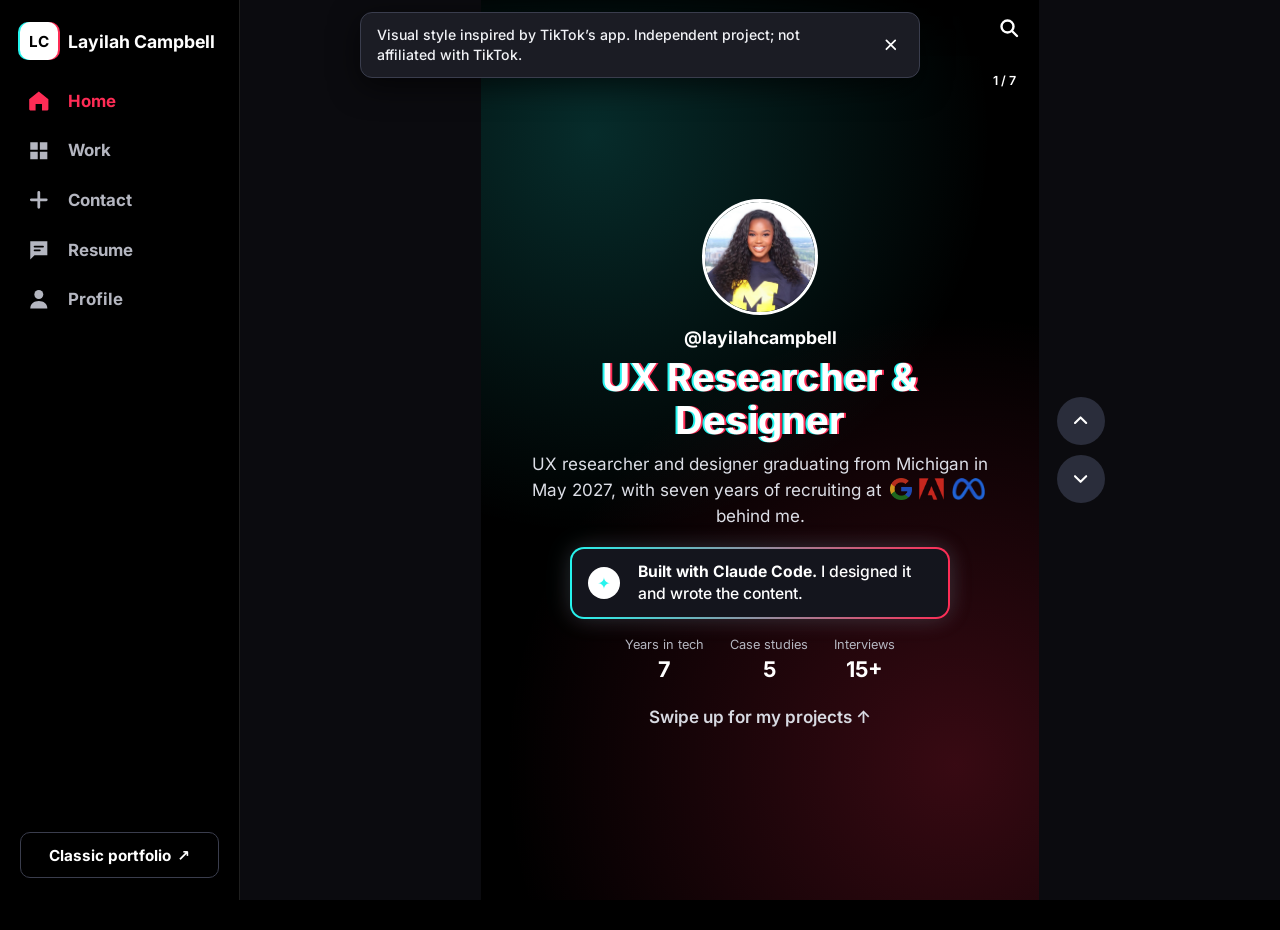
<file: index.html>
<!doctype html>
<html lang="en">
<head>
  <meta charset="utf-8">
  <meta name="viewport" content="width=device-width, initial-scale=1">
  <title>Layilah Campbell: UX Researcher &amp; Designer</title>
  <meta name="description" content="Five UX research and design case studies, shown frame by frame: Milk &amp; Froth, Root Insurance, Crown Code, USDA ACIR and Instructure ElevateED.">
  <meta property="og:type" content="website">
  <meta property="og:site_name" content="Layilah Campbell">
  <meta property="og:title" content="Layilah Campbell: UX Researcher &amp; Designer">
  <meta property="og:description" content="Five UX research and design case studies, shown frame by frame: Milk &amp; Froth, Root Insurance, Crown Code, USDA ACIR and Instructure ElevateED.">
  <meta property="og:image" content="https://layilahnasser.github.io/lcampbelltiktokportfolio/assets/img/og-card.jpg">
  <meta property="og:image:width" content="1200">
  <meta property="og:image:height" content="630">
  <meta property="og:image:alt" content="Layilah Campbell, UX research and design portfolio">
  <meta name="twitter:card" content="summary_large_image">
  <meta name="theme-color" content="#0f1114">
  <link rel="icon" href="assets/favicon.svg" type="image/svg+xml">
  <link rel="stylesheet" href="css/styles.css">
</head>
<body data-page="home">
  <header id="hud" class="hud"></header>
  <main id="main" tabindex="-1"></main>
  <footer id="footer" class="footer"></footer>
  <script src="js/data.js"></script>
  <script src="js/inline.js"></script>
  <script src="js/main.js"></script>
  <script src="js/pages.js"></script>
</body>
</html>
</file>
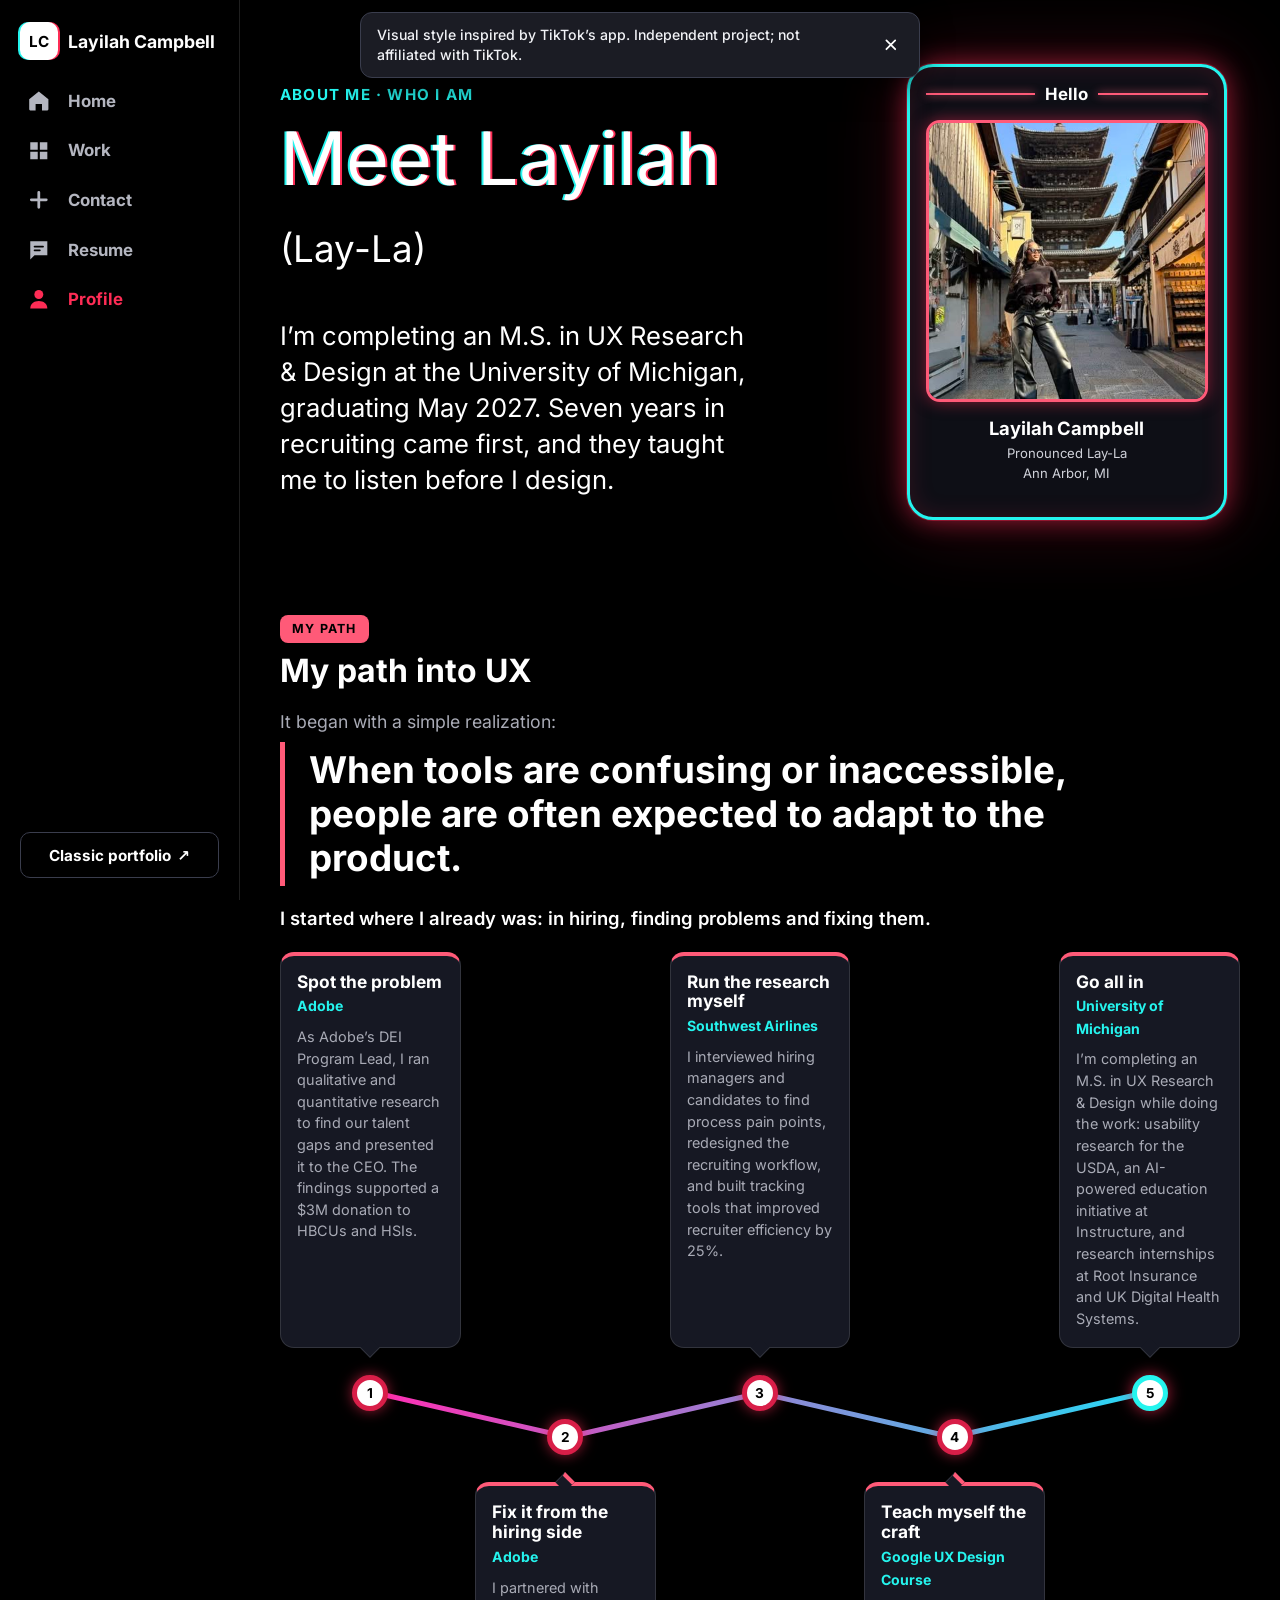
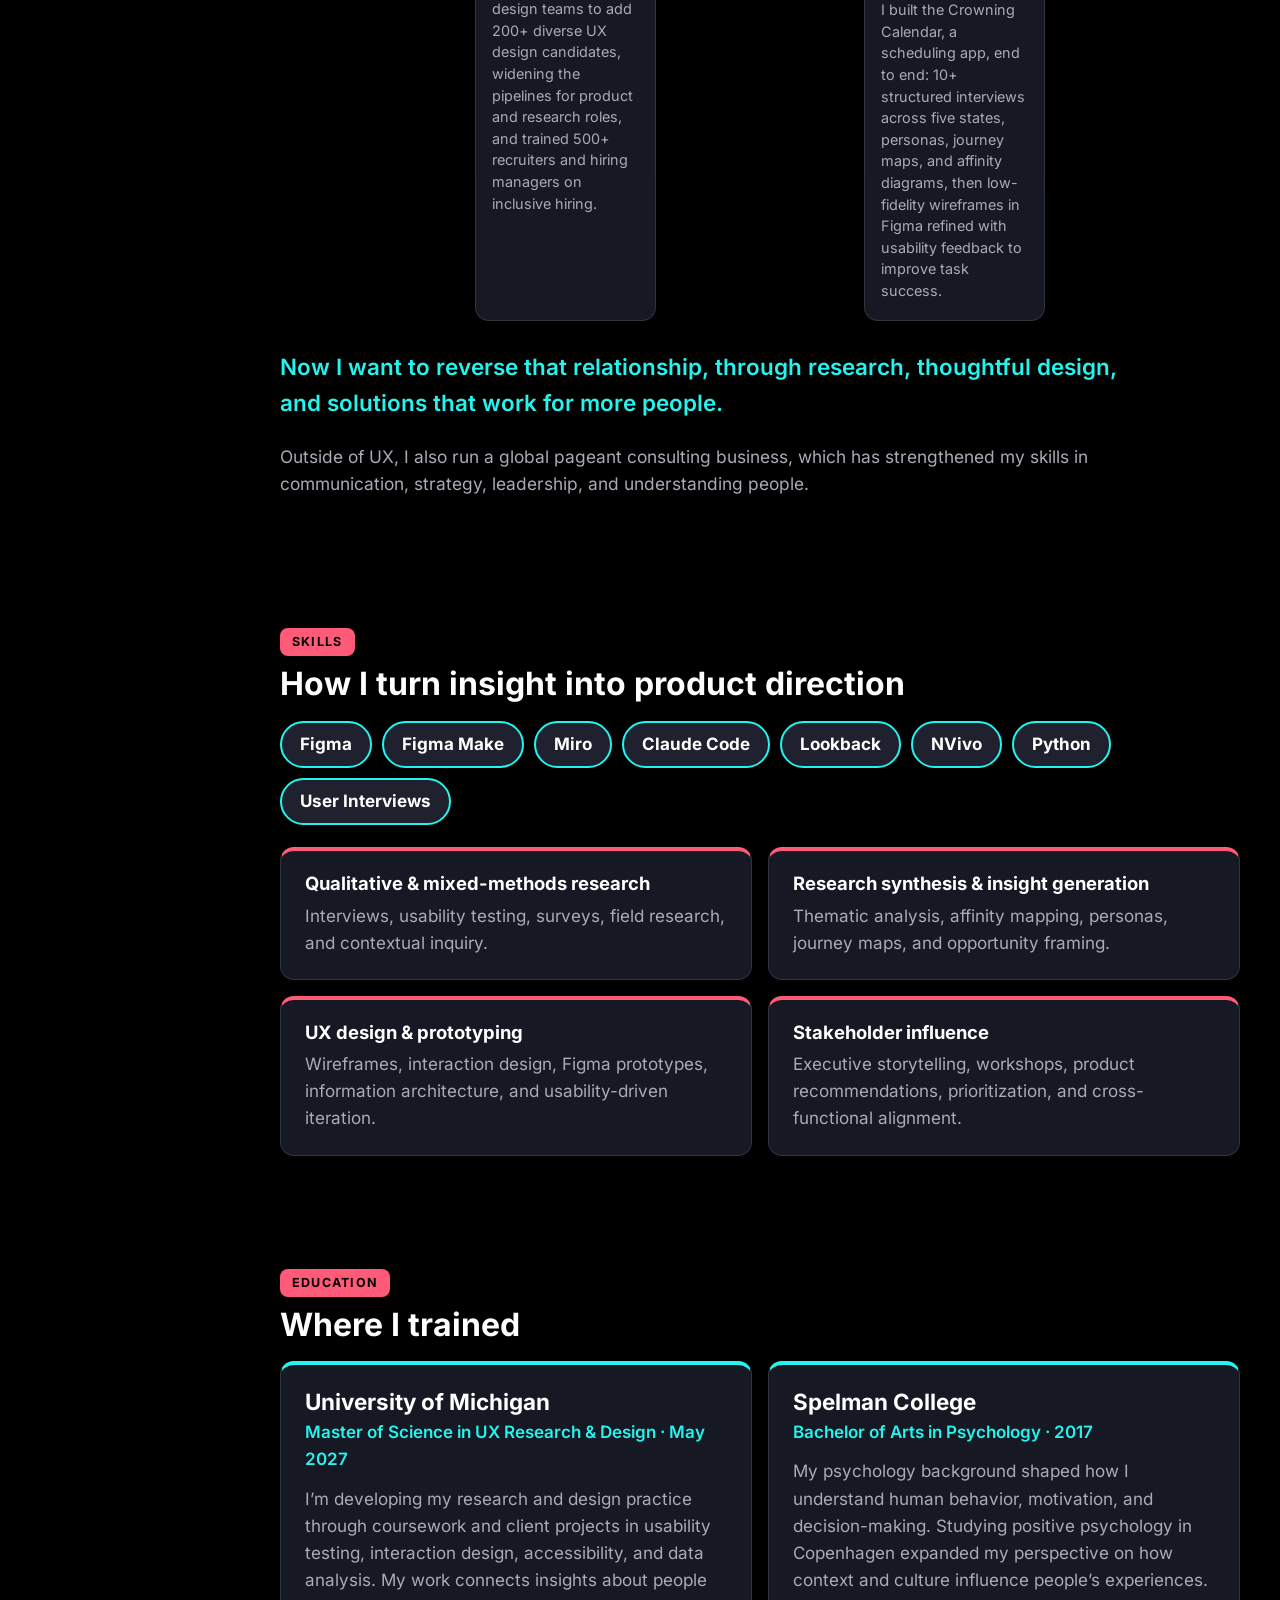
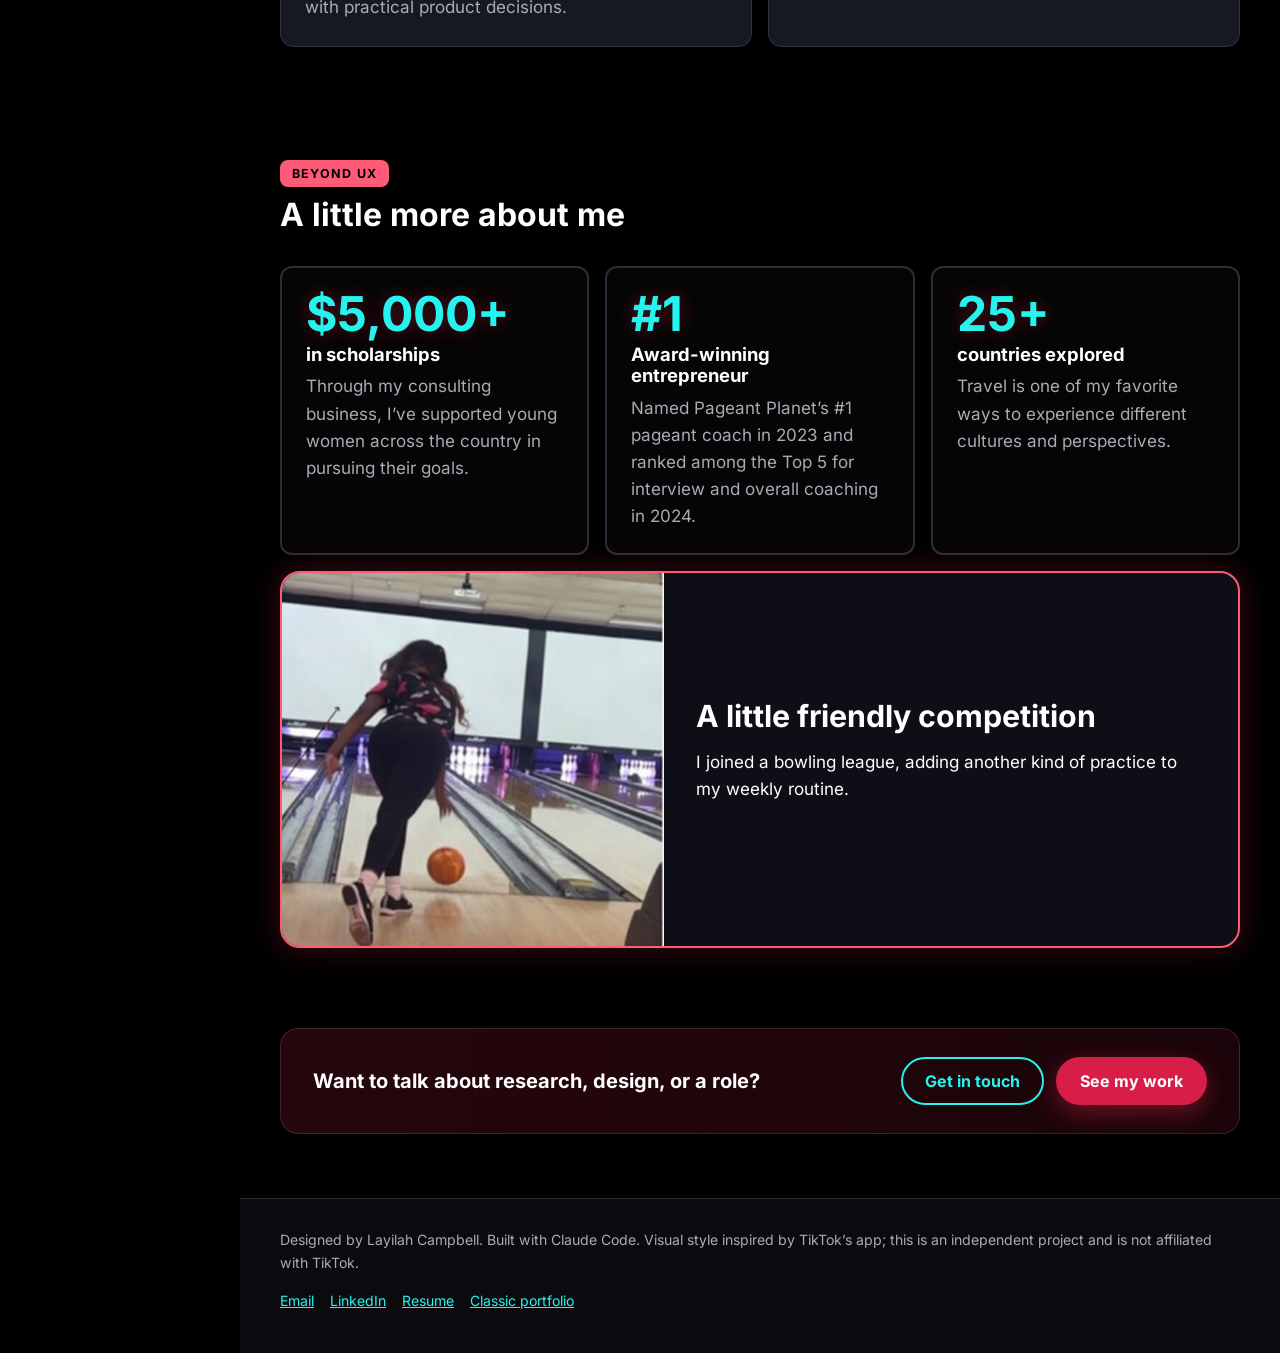
<file: about.html>
<!doctype html>
<html lang="en">
<head>
  <meta charset="utf-8">
  <meta name="viewport" content="width=device-width, initial-scale=1">
  <title>About Layilah Campbell | UX Researcher &amp; Designer</title>
  <meta name="description" content="From seven years of recruiting at Google, Adobe and Meta to UX research and design. Learn how Layilah works.">
  <meta property="og:type" content="website">
  <meta property="og:site_name" content="Layilah Campbell">
  <meta property="og:title" content="About Layilah Campbell | UX Researcher &amp; Designer">
  <meta property="og:description" content="From seven years of recruiting at Google, Adobe and Meta to UX research and design. Learn how Layilah works.">
  <meta property="og:image" content="https://layilahnasser.github.io/lcampbelltiktokportfolio/assets/img/og-card.jpg">
  <meta property="og:image:width" content="1200">
  <meta property="og:image:height" content="630">
  <meta property="og:image:alt" content="Layilah Campbell, UX research and design portfolio">
  <meta name="twitter:card" content="summary_large_image">
  <meta name="theme-color" content="#0f1114">
  <link rel="icon" href="assets/favicon.svg" type="image/svg+xml">
  <link rel="stylesheet" href="css/styles.css">
</head>
<body data-page="about">
  <header id="hud" class="hud"></header>
  <main id="main" tabindex="-1"></main>
  <footer id="footer" class="footer"></footer>
  <script src="js/data.js"></script>
  <script src="js/main.js"></script>
  <script src="js/pages.js"></script>
</body>
</html>
</file>
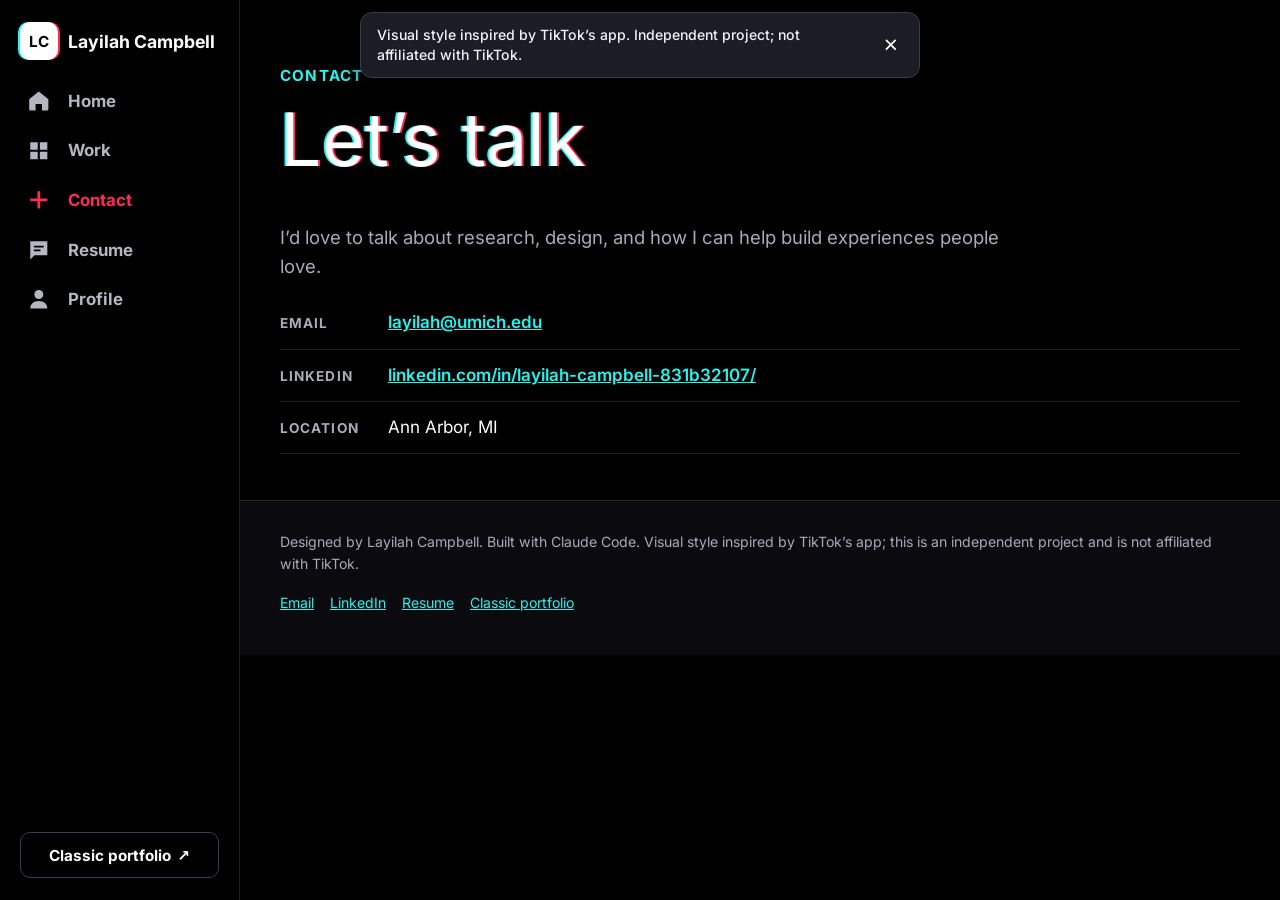
<file: contact.html>
<!doctype html>
<html lang="en">
<head>
  <meta charset="utf-8">
  <meta name="viewport" content="width=device-width, initial-scale=1">
  <title>Contact | Layilah Campbell</title>
  <meta name="description" content="Get in touch with Layilah Campbell about UX research and design roles.">
  <meta property="og:type" content="website">
  <meta property="og:site_name" content="Layilah Campbell">
  <meta property="og:title" content="Contact | Layilah Campbell">
  <meta property="og:description" content="Get in touch with Layilah Campbell about UX research and design roles.">
  <meta property="og:image" content="https://layilahnasser.github.io/lcampbelltiktokportfolio/assets/img/og-card.jpg">
  <meta property="og:image:width" content="1200">
  <meta property="og:image:height" content="630">
  <meta property="og:image:alt" content="Layilah Campbell, UX research and design portfolio">
  <meta name="twitter:card" content="summary_large_image">
  <meta name="theme-color" content="#0f1114">
  <link rel="icon" href="assets/favicon.svg" type="image/svg+xml">
  <link rel="stylesheet" href="css/styles.css">
</head>
<body data-page="contact">
  <header id="hud" class="hud"></header>
  <main id="main" tabindex="-1"></main>
  <footer id="footer" class="footer"></footer>
  <script src="js/data.js"></script>
  <script src="js/main.js"></script>
  <script src="js/pages.js"></script>
</body>
</html>
</file>
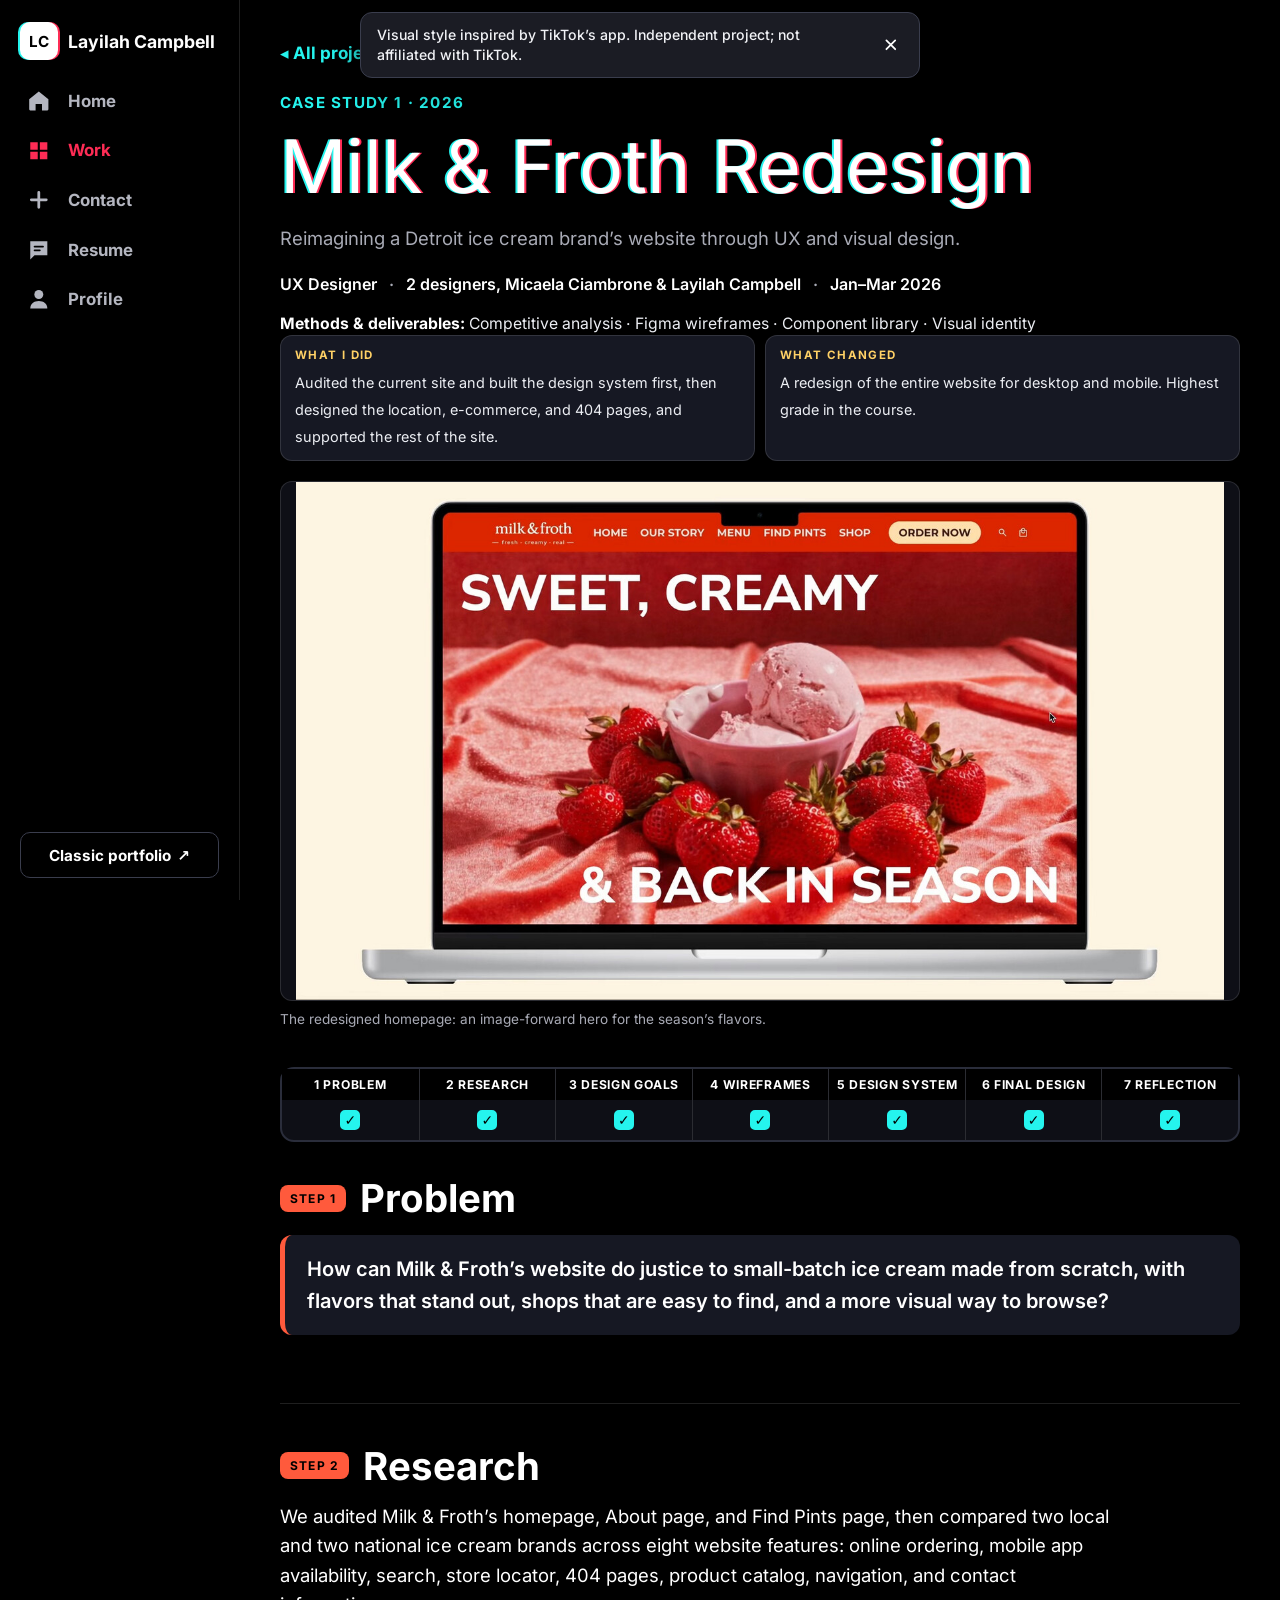
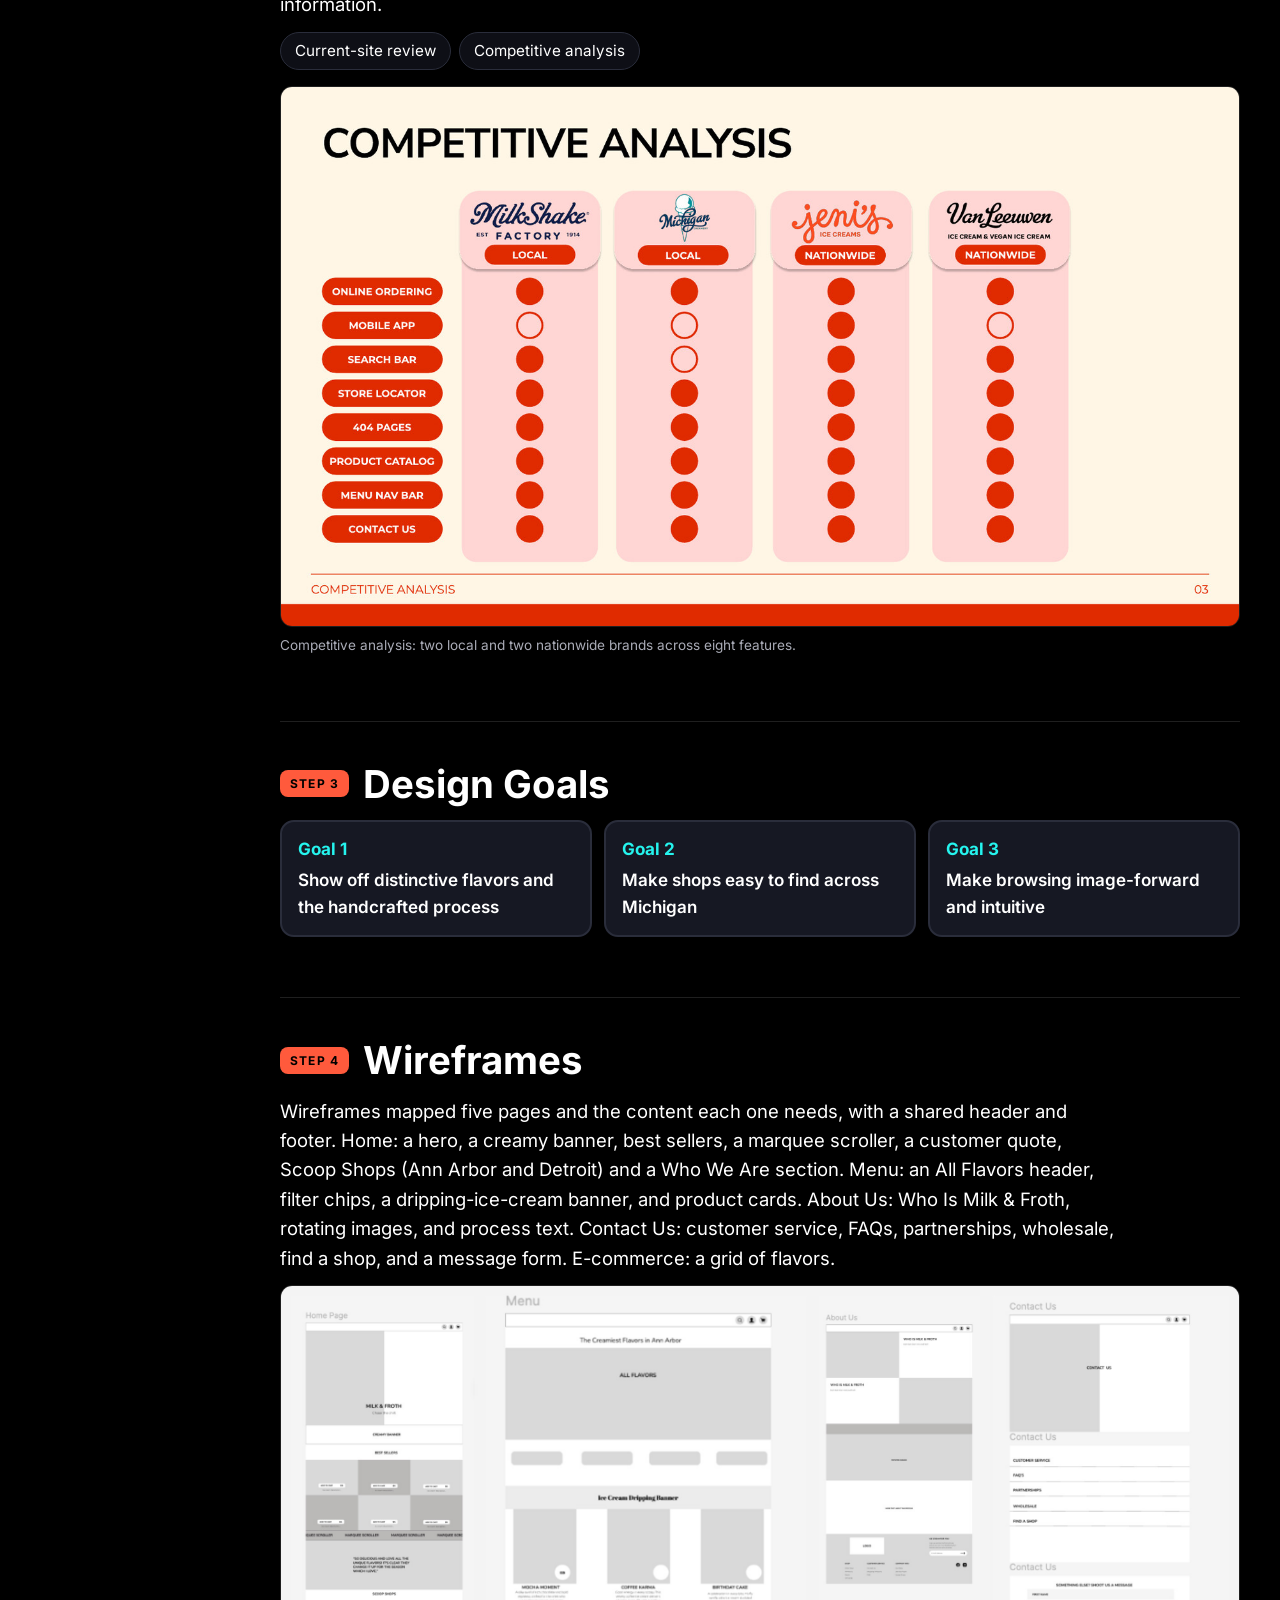
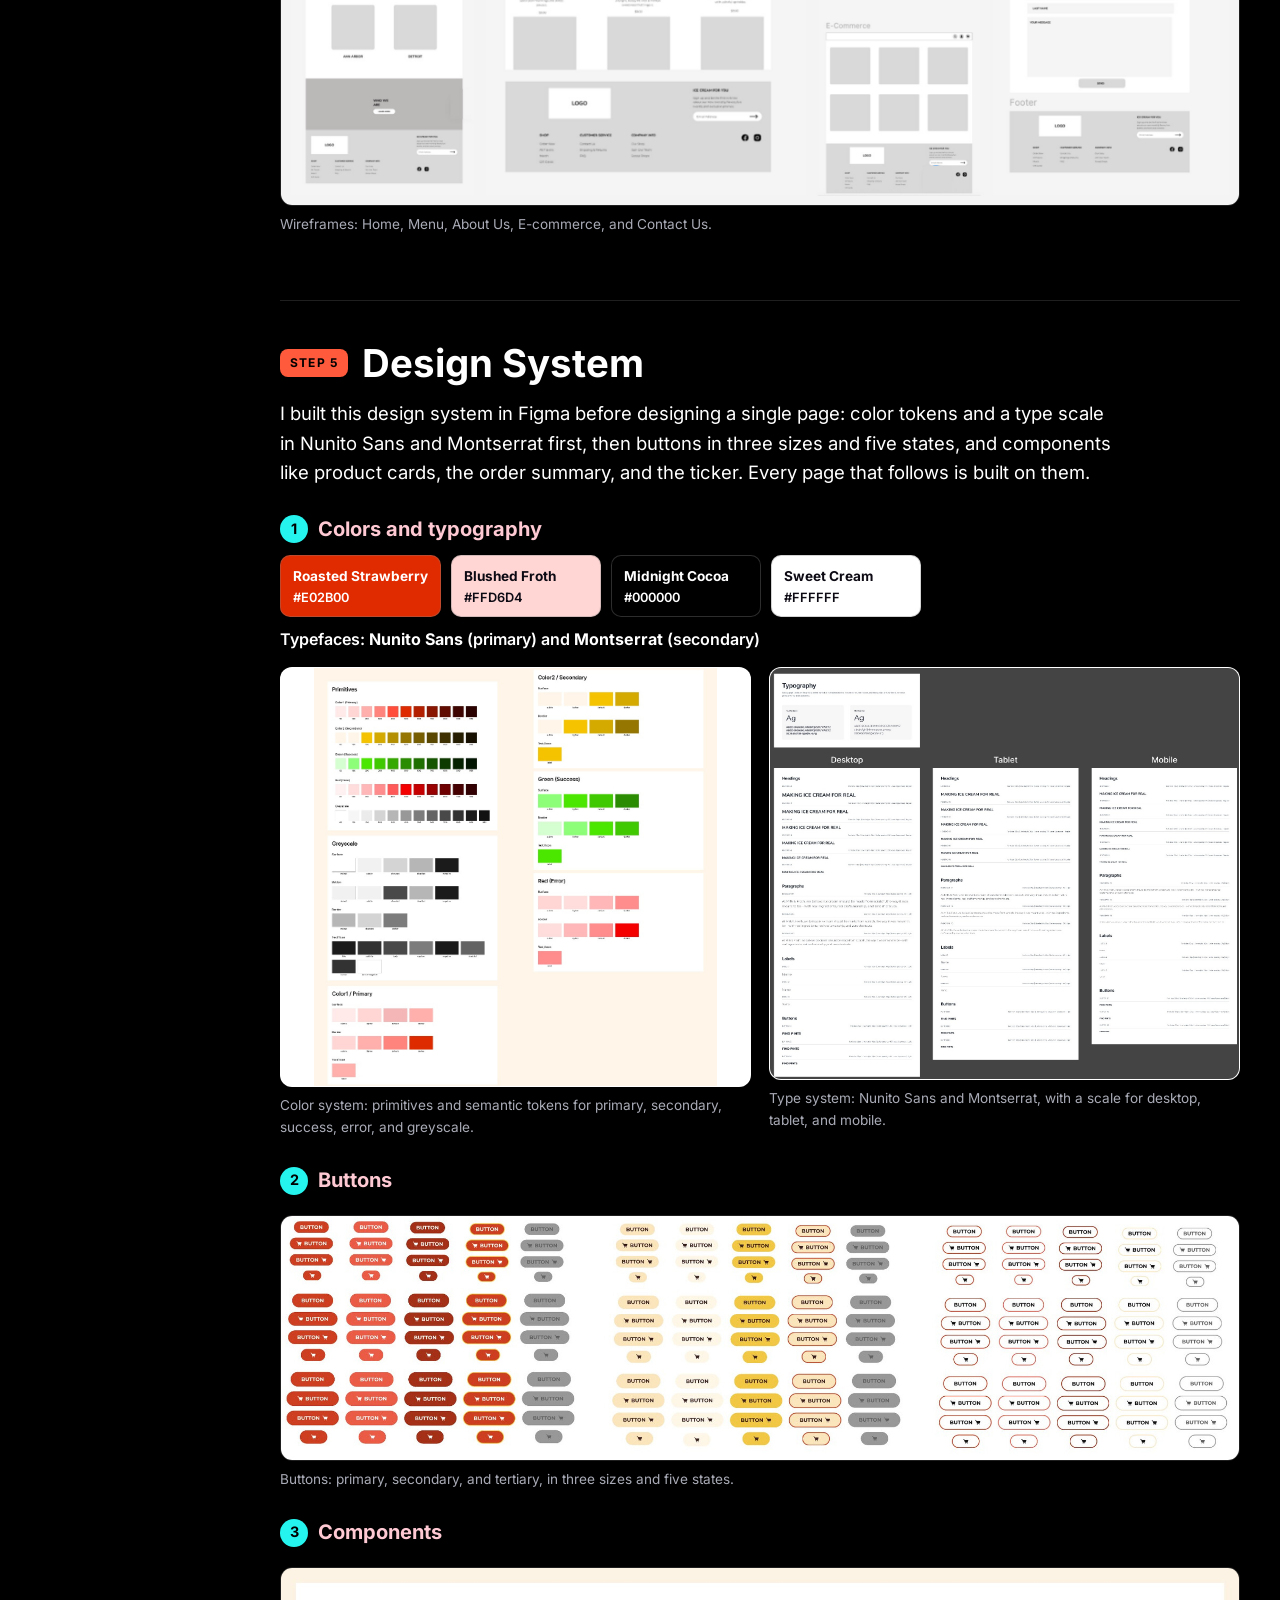
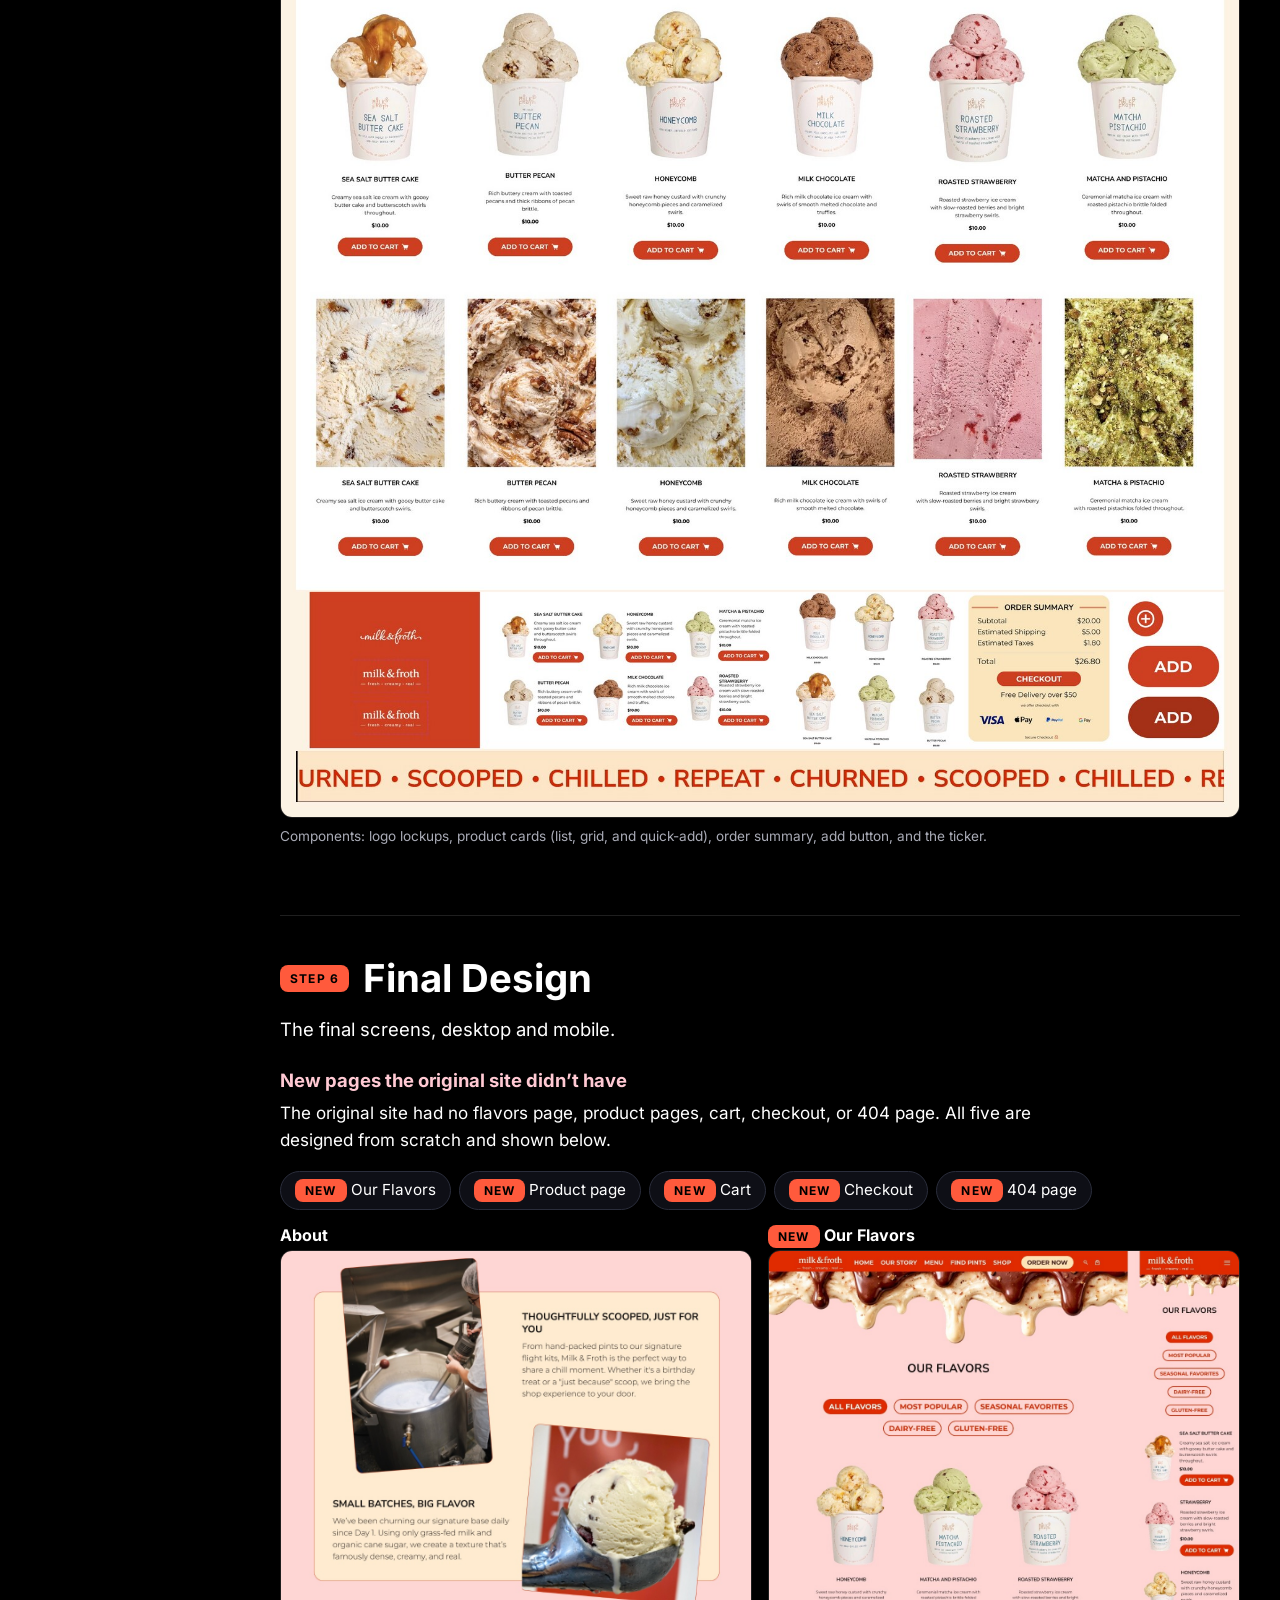
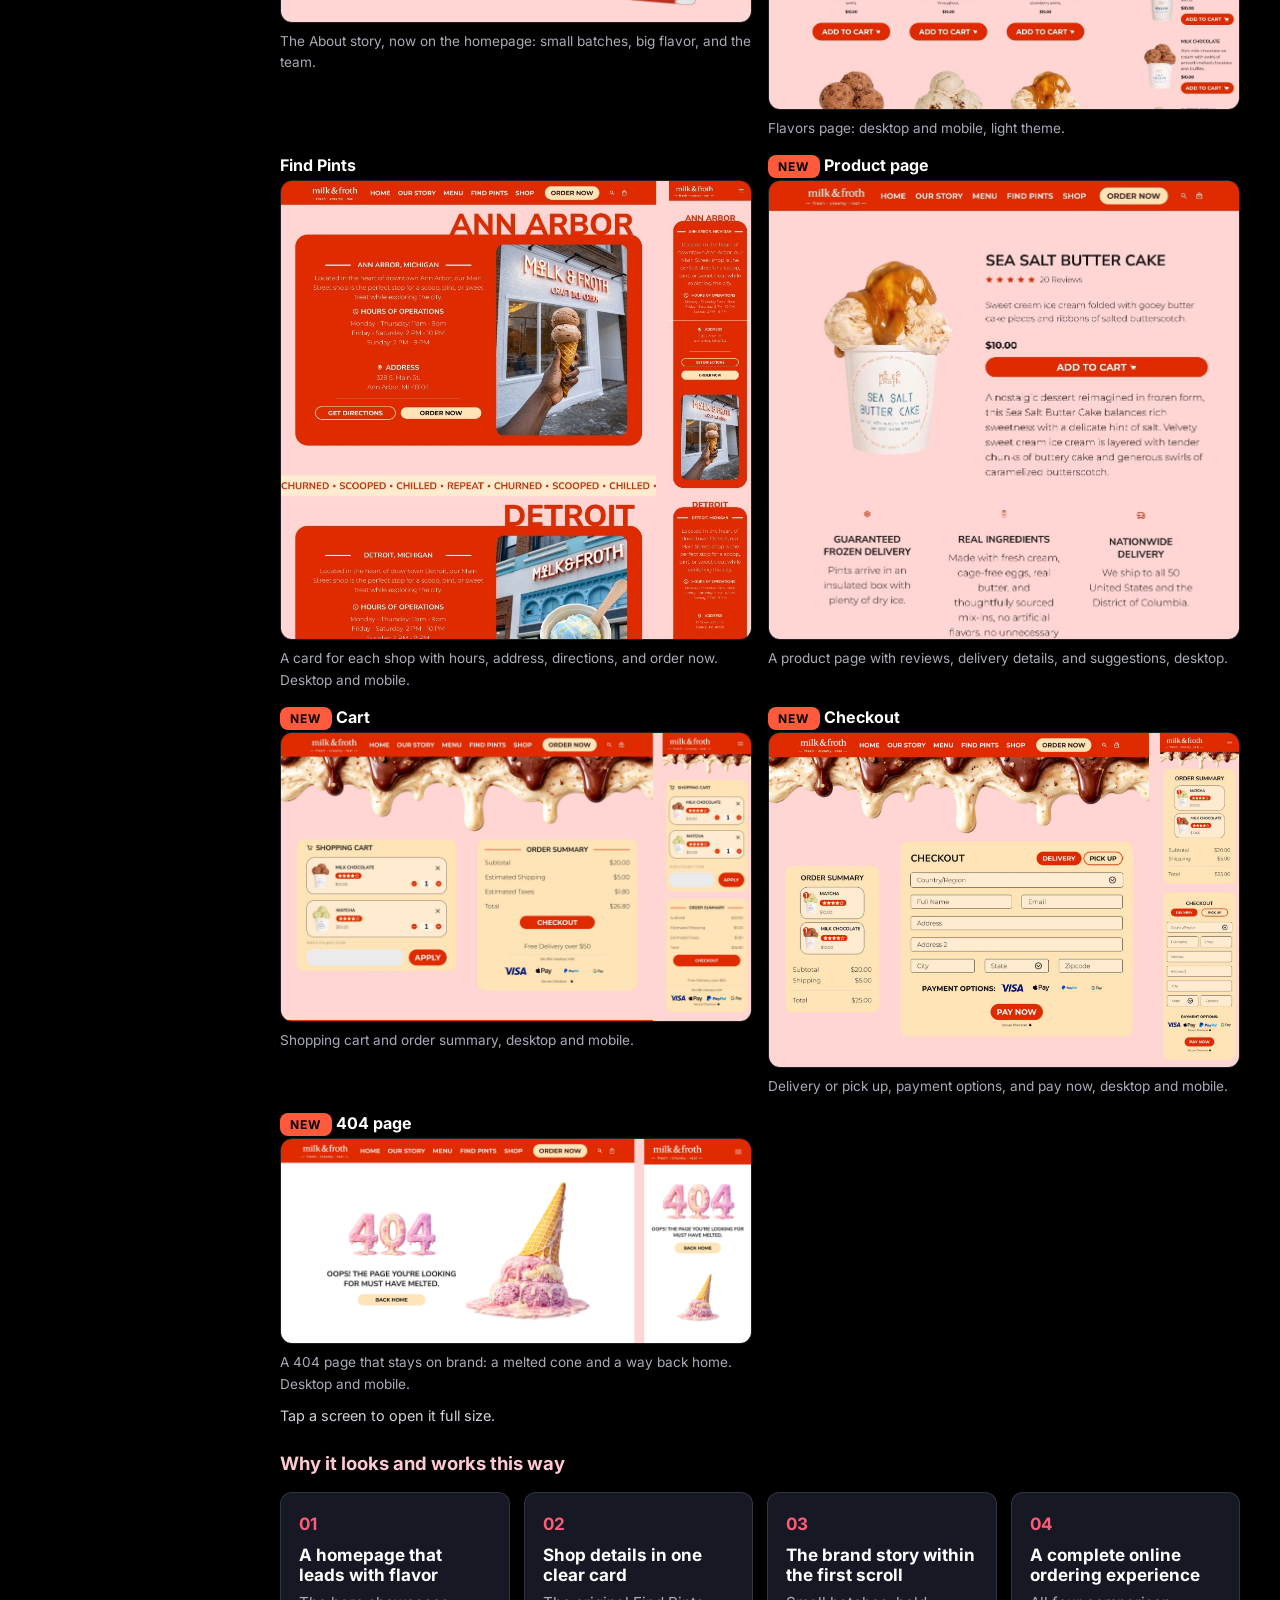
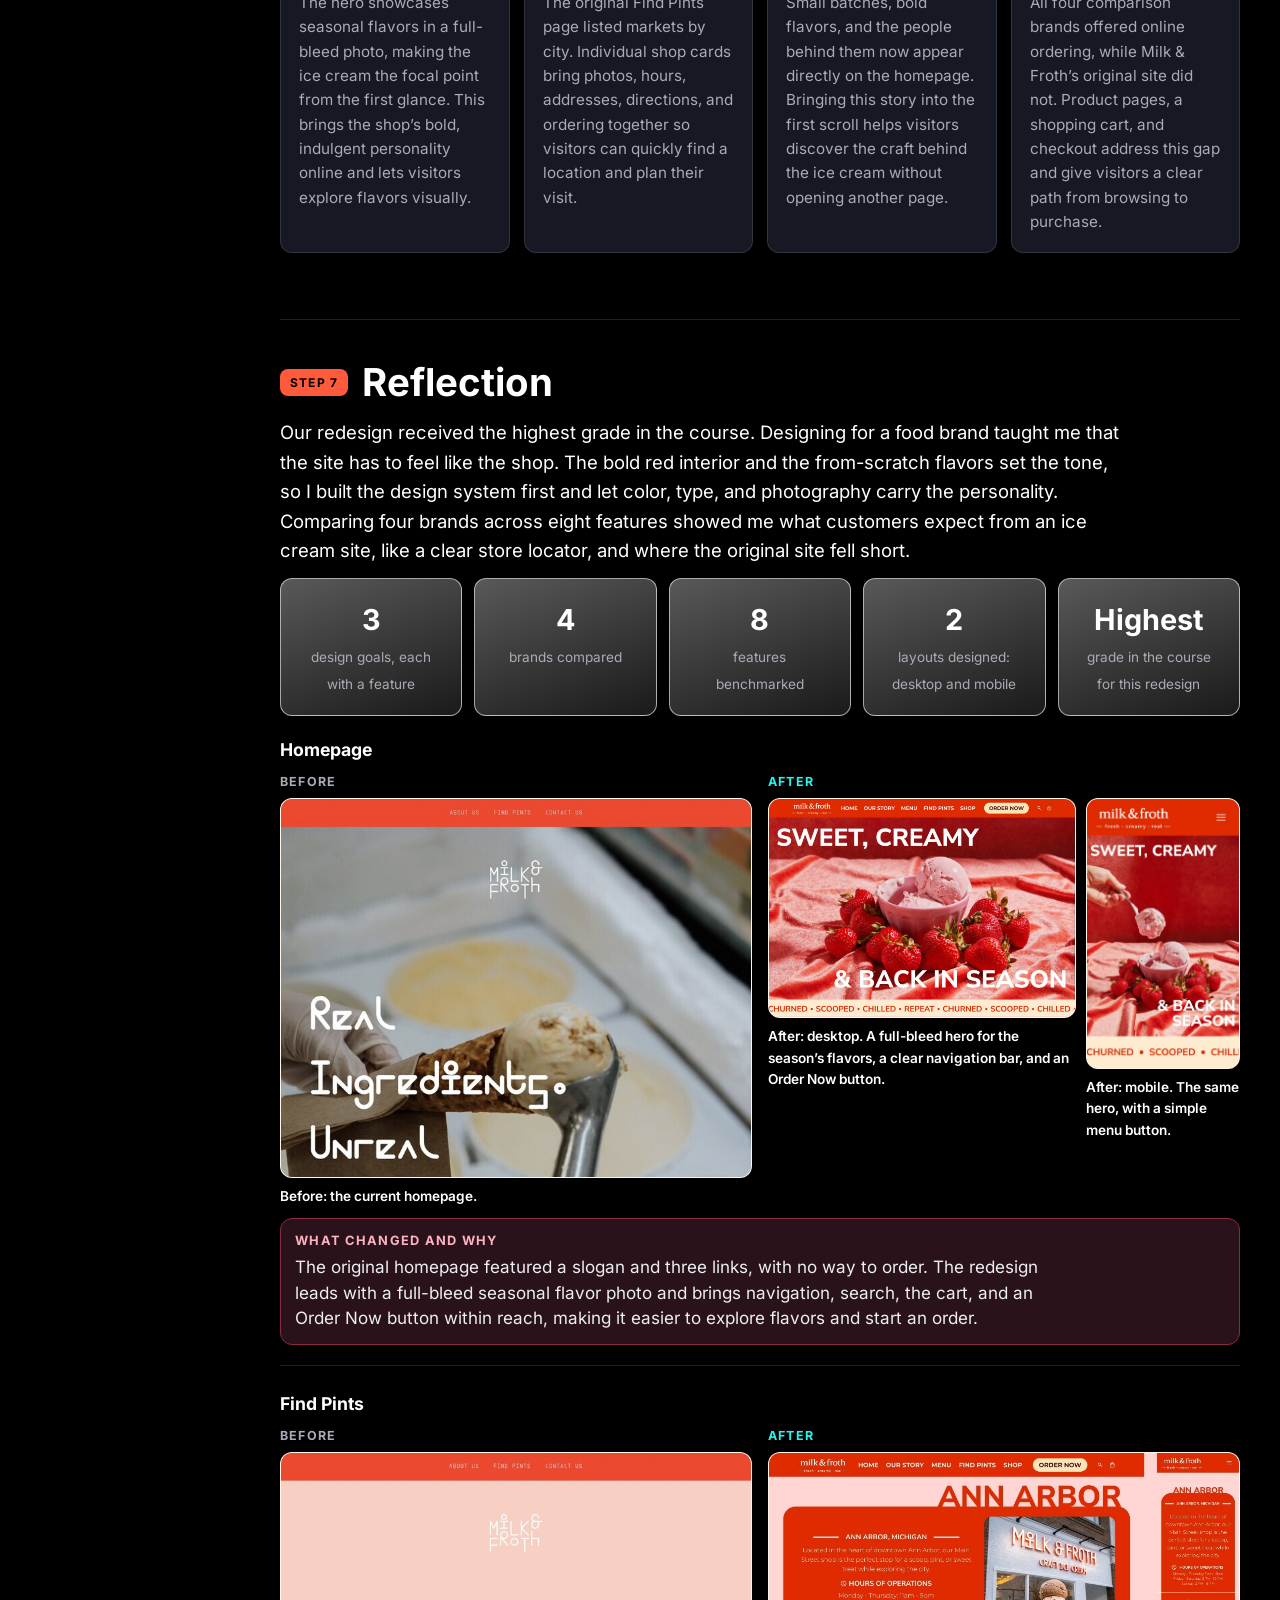
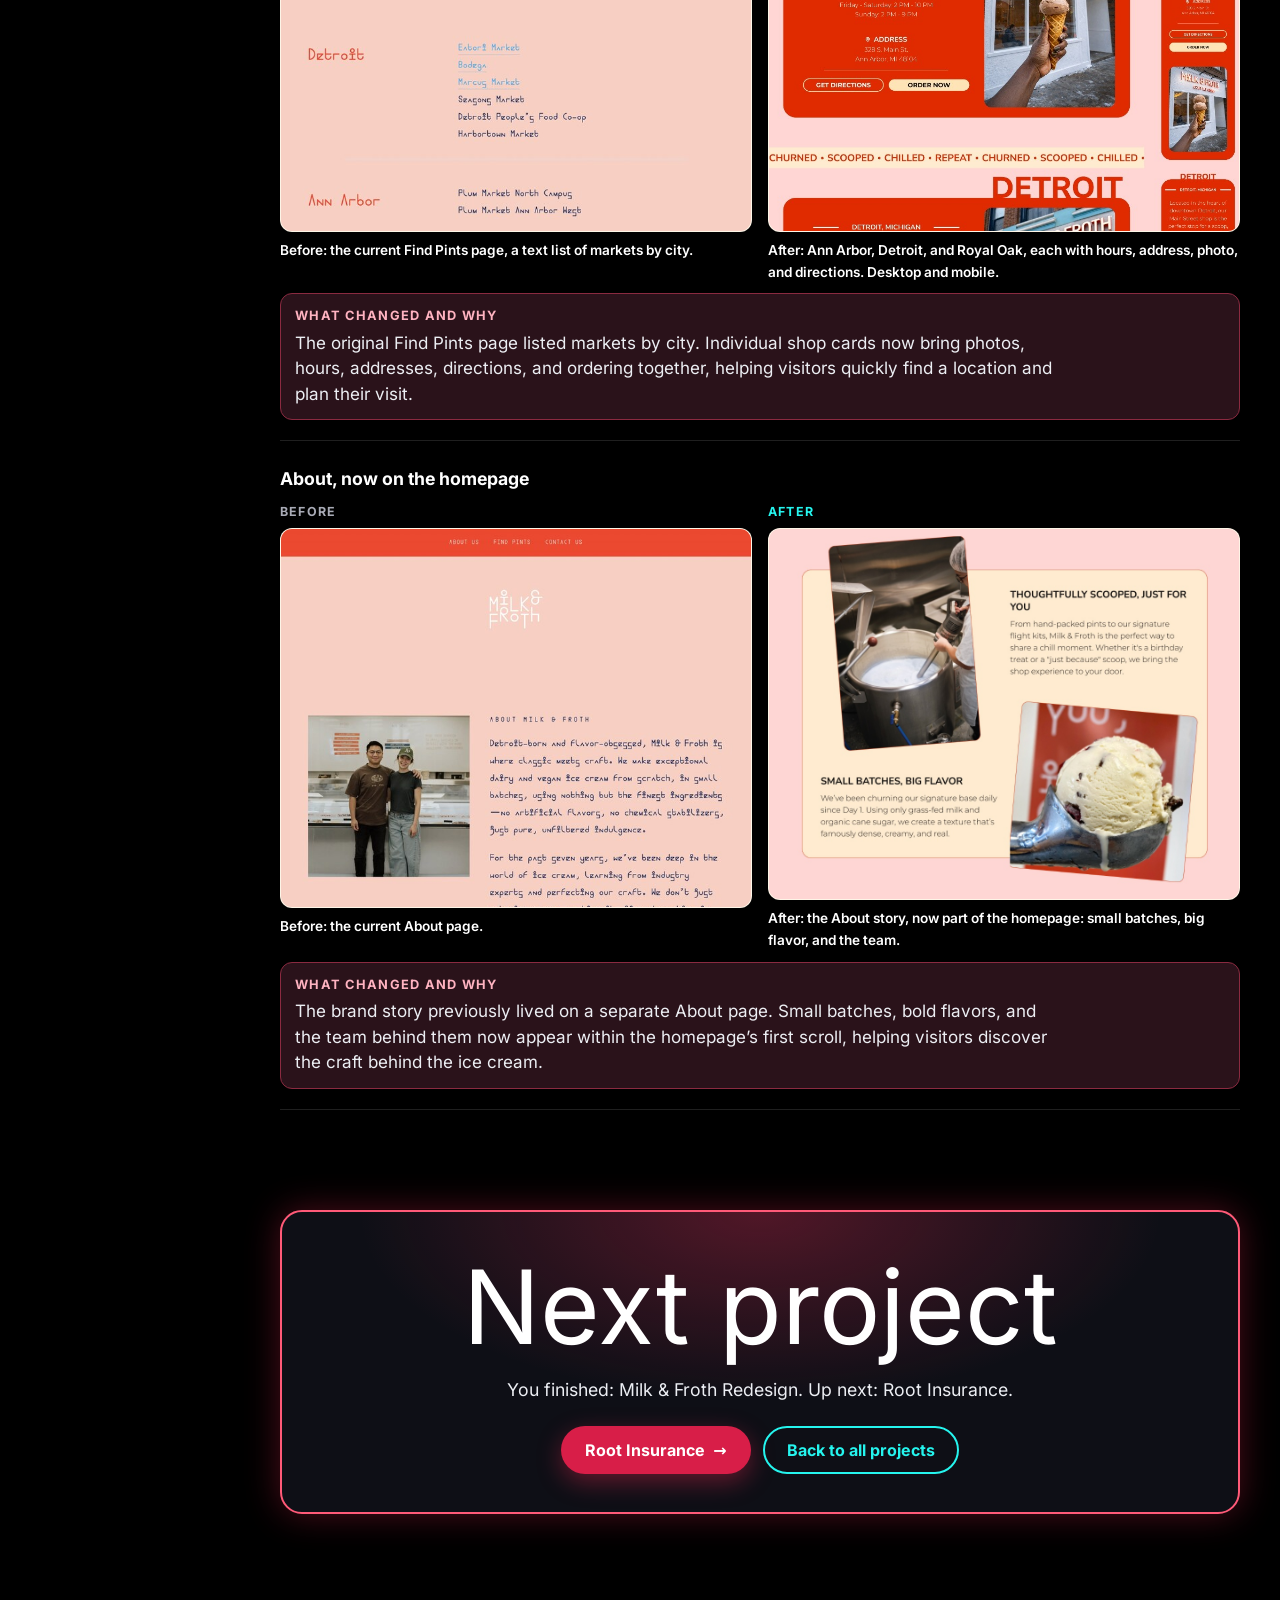
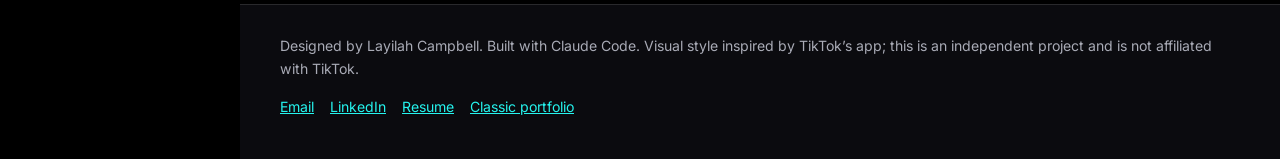
<file: project.html>
<!doctype html>
<html lang="en">
<head>
  <meta charset="utf-8">
  <meta name="viewport" content="width=device-width, initial-scale=1">
  <title>Case study | Layilah Campbell</title>
  <meta name="description" content="A UX research and design case study by Layilah Campbell, shown frame by frame.">
  <meta property="og:type" content="website">
  <meta property="og:site_name" content="Layilah Campbell">
  <meta property="og:title" content="Case study | Layilah Campbell">
  <meta property="og:description" content="A UX research and design case study by Layilah Campbell, shown frame by frame.">
  <meta property="og:image" content="https://layilahnasser.github.io/lcampbelltiktokportfolio/assets/img/og-card.jpg">
  <meta property="og:image:width" content="1200">
  <meta property="og:image:height" content="630">
  <meta property="og:image:alt" content="Layilah Campbell, UX research and design portfolio">
  <meta name="twitter:card" content="summary_large_image">
  <meta name="theme-color" content="#0f1114">
  <link rel="icon" href="assets/favicon.svg" type="image/svg+xml">
  <link rel="stylesheet" href="css/styles.css">
</head>
<body data-page="project">
  <header id="hud" class="hud"></header>
  <main id="main" tabindex="-1"></main>
  <footer id="footer" class="footer"></footer>
  <script src="js/data.js"></script>
  <script src="js/main.js"></script>
  <script src="js/pages.js"></script>
</body>
</html>
</file>
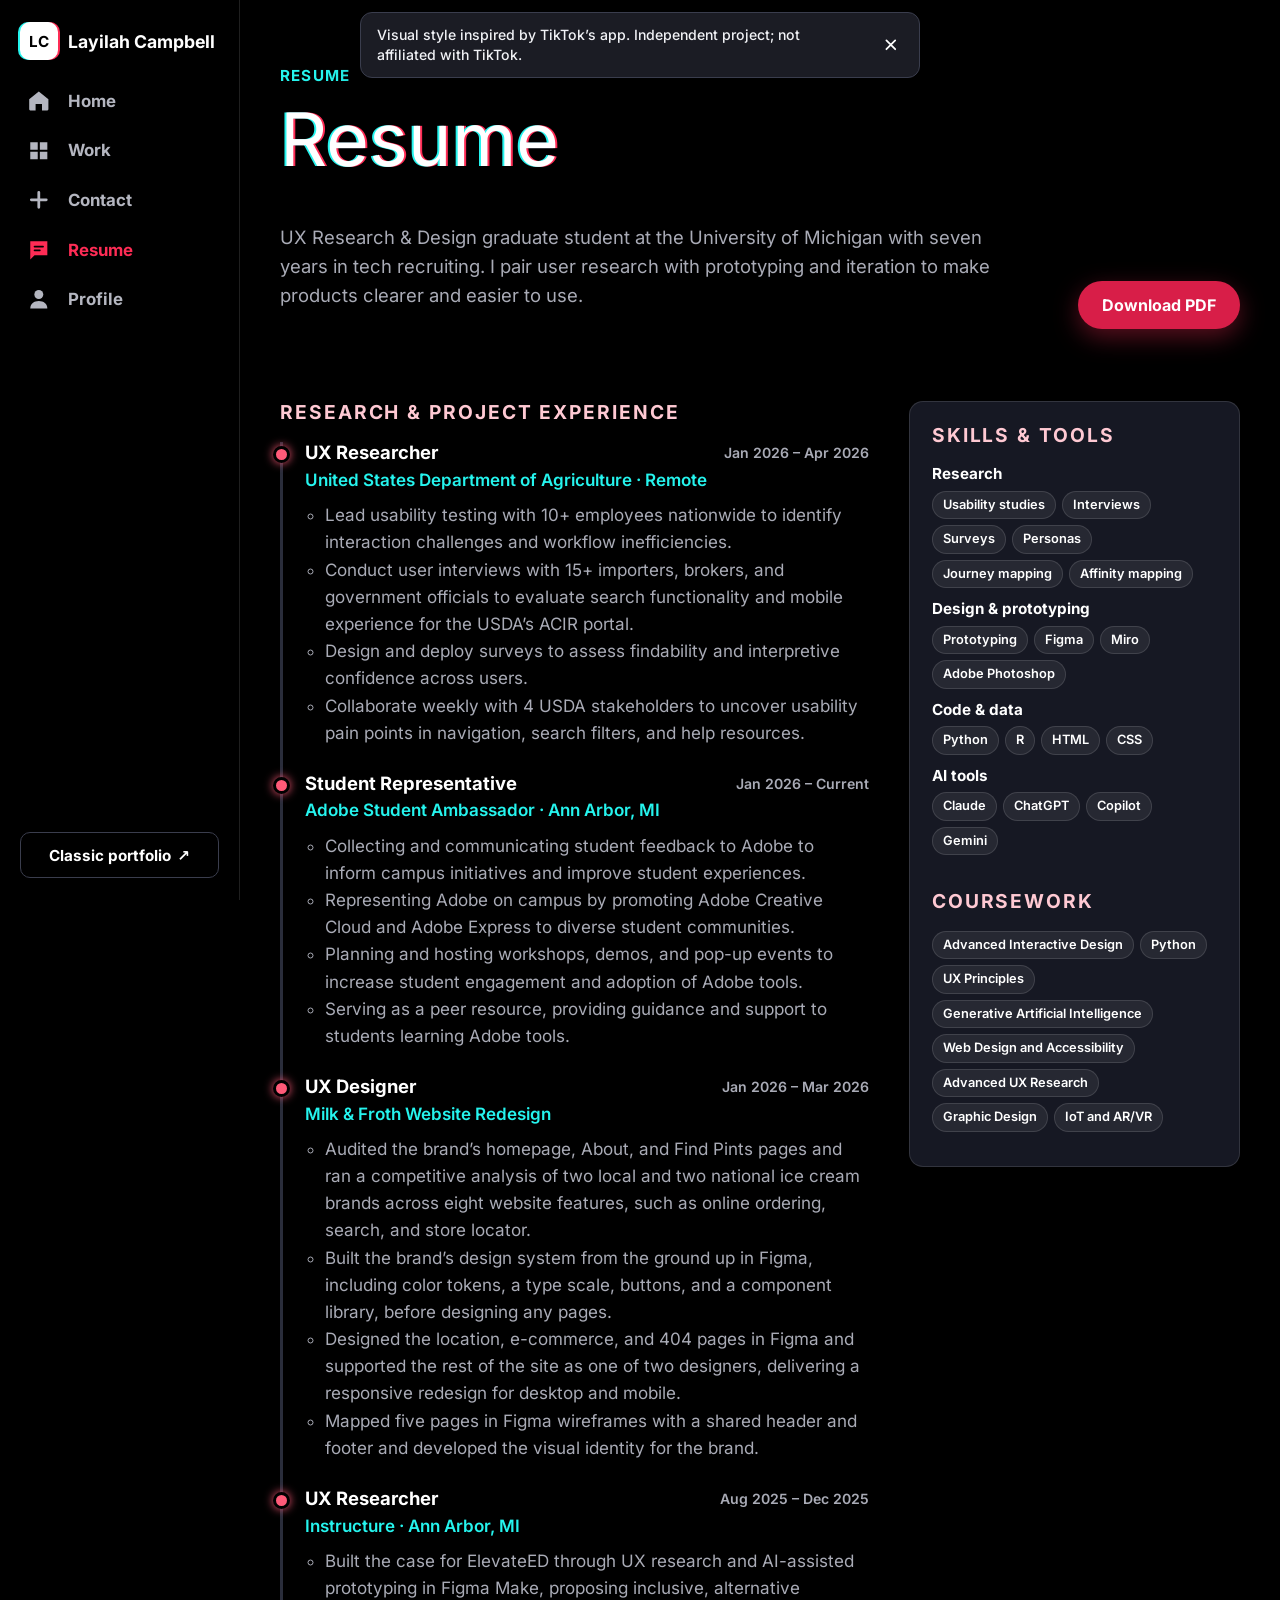
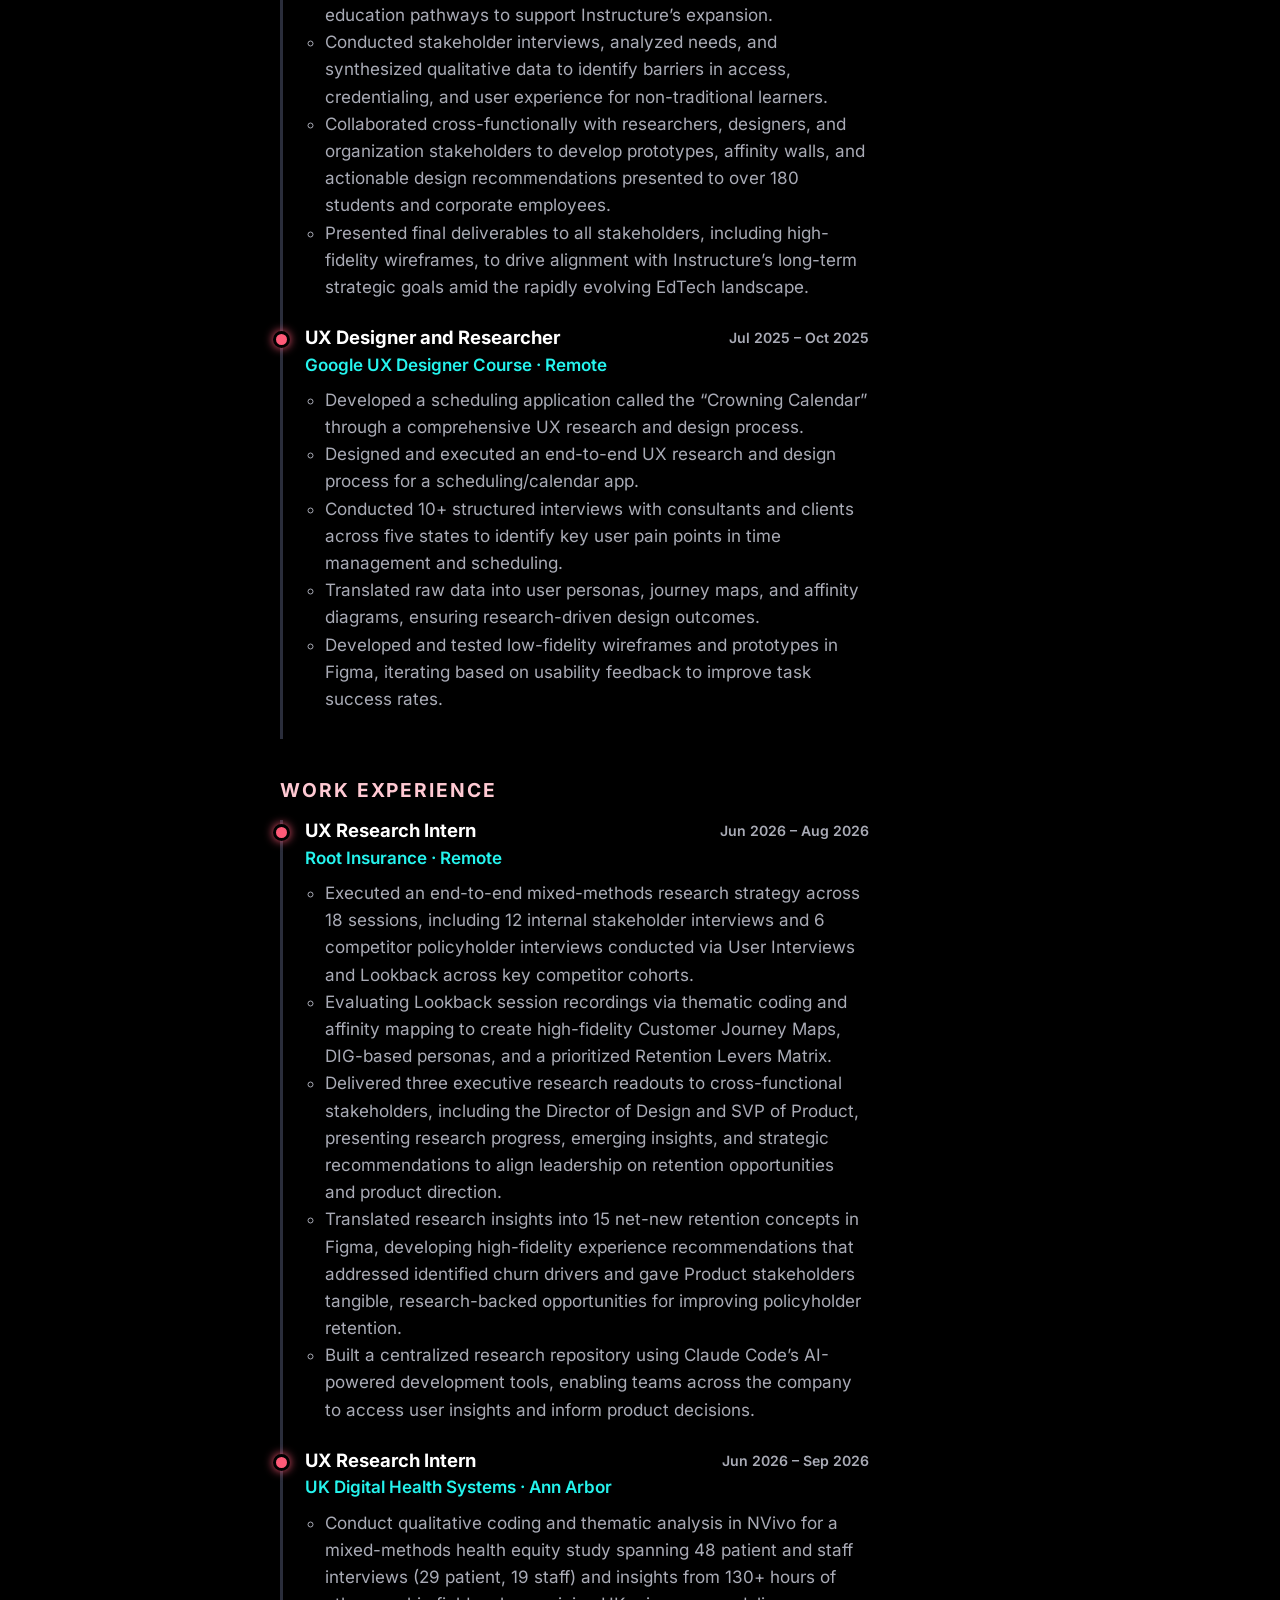
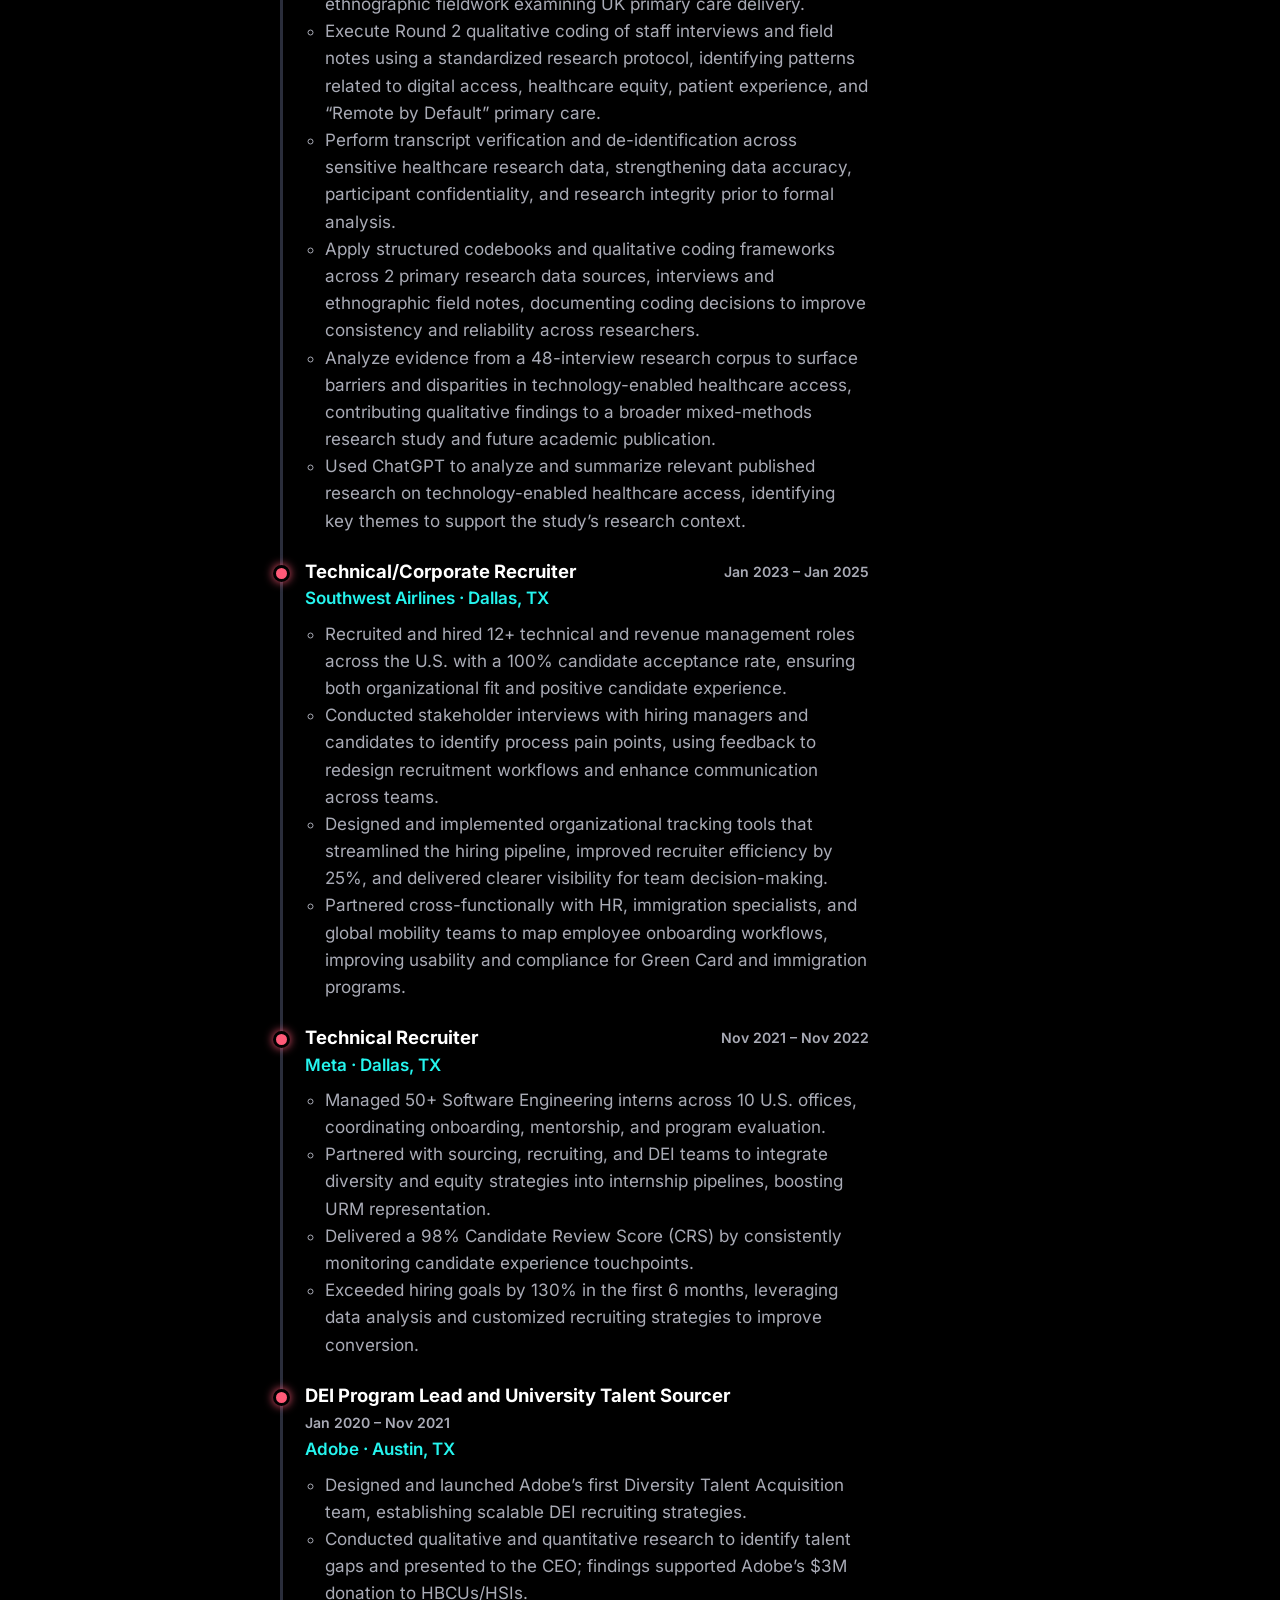
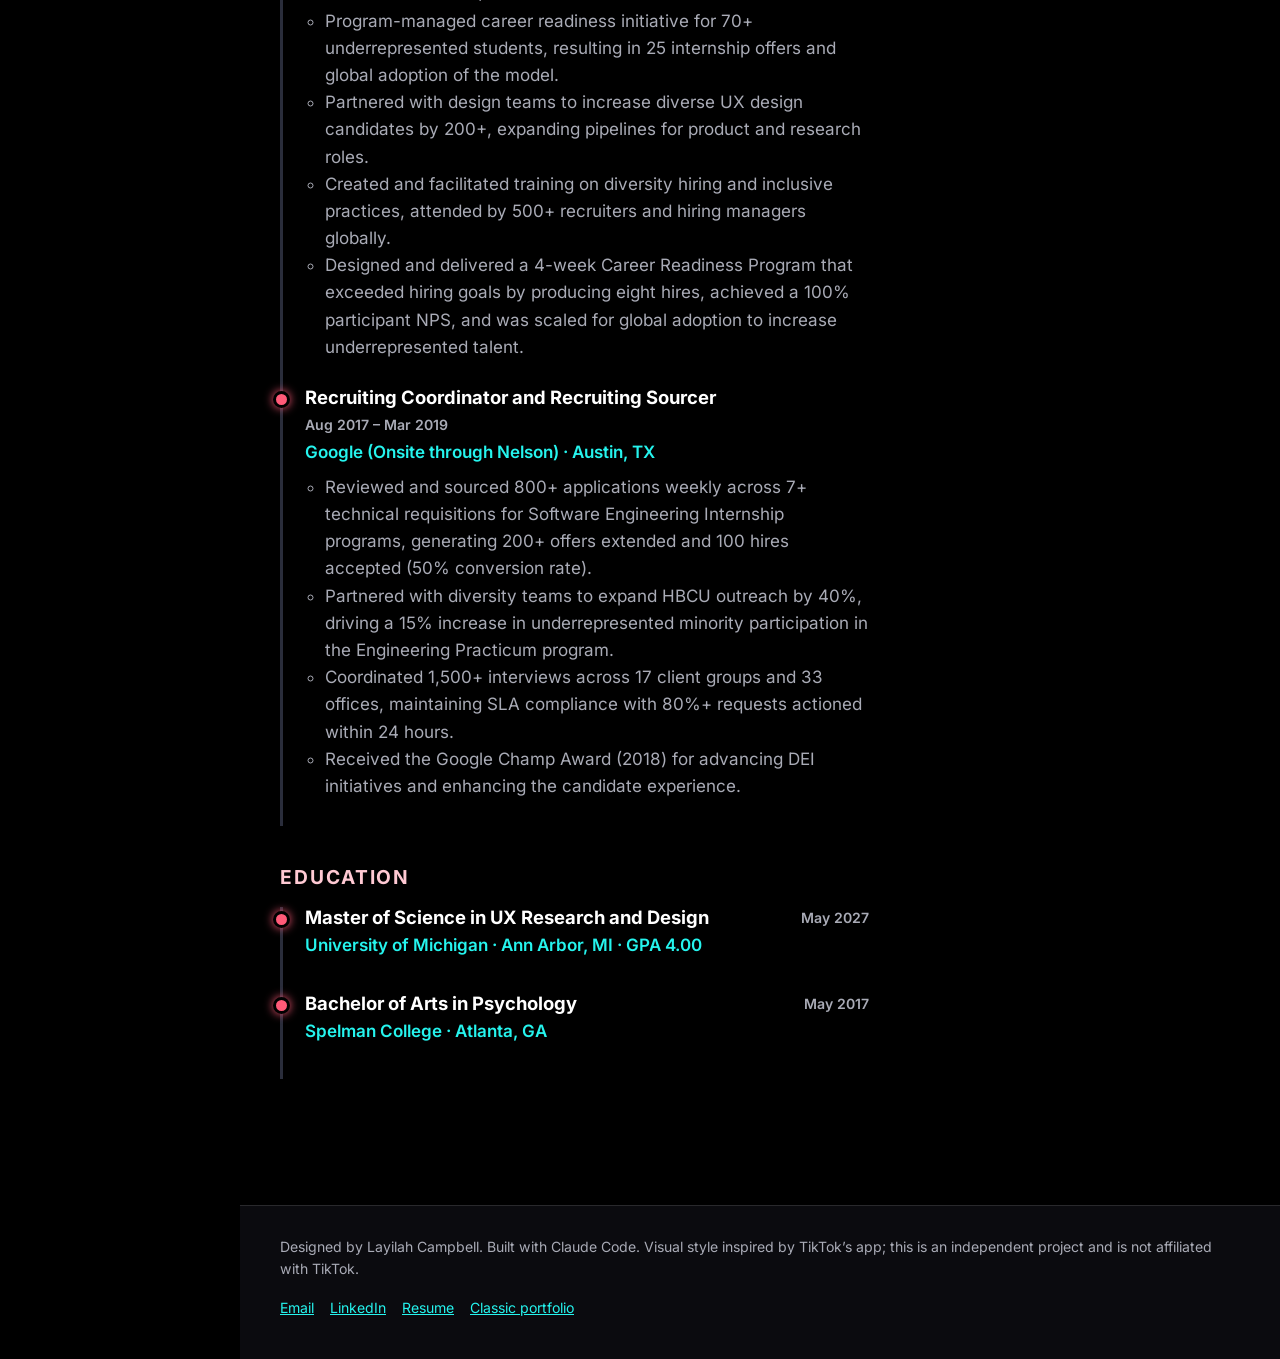
<file: resume.html>
<!doctype html>
<html lang="en">
<head>
  <meta charset="utf-8">
  <meta name="viewport" content="width=device-width, initial-scale=1">
  <title>Resume | Layilah Campbell</title>
  <meta name="description" content="Experience, education and skills for Layilah Campbell, UX researcher and designer.">
  <meta property="og:type" content="website">
  <meta property="og:site_name" content="Layilah Campbell">
  <meta property="og:title" content="Resume | Layilah Campbell">
  <meta property="og:description" content="Experience, education and skills for Layilah Campbell, UX researcher and designer.">
  <meta property="og:image" content="https://layilahnasser.github.io/lcampbelltiktokportfolio/assets/img/og-card.jpg">
  <meta property="og:image:width" content="1200">
  <meta property="og:image:height" content="630">
  <meta property="og:image:alt" content="Layilah Campbell, UX research and design portfolio">
  <meta name="twitter:card" content="summary_large_image">
  <meta name="theme-color" content="#0f1114">
  <link rel="icon" href="assets/favicon.svg" type="image/svg+xml">
  <link rel="stylesheet" href="css/styles.css">
</head>
<body data-page="resume">
  <header id="hud" class="hud"></header>
  <main id="main" tabindex="-1"></main>
  <footer id="footer" class="footer"></footer>
  <script src="js/data.js"></script>
  <script src="js/main.js"></script>
  <script src="js/pages.js"></script>
</body>
</html>
</file>
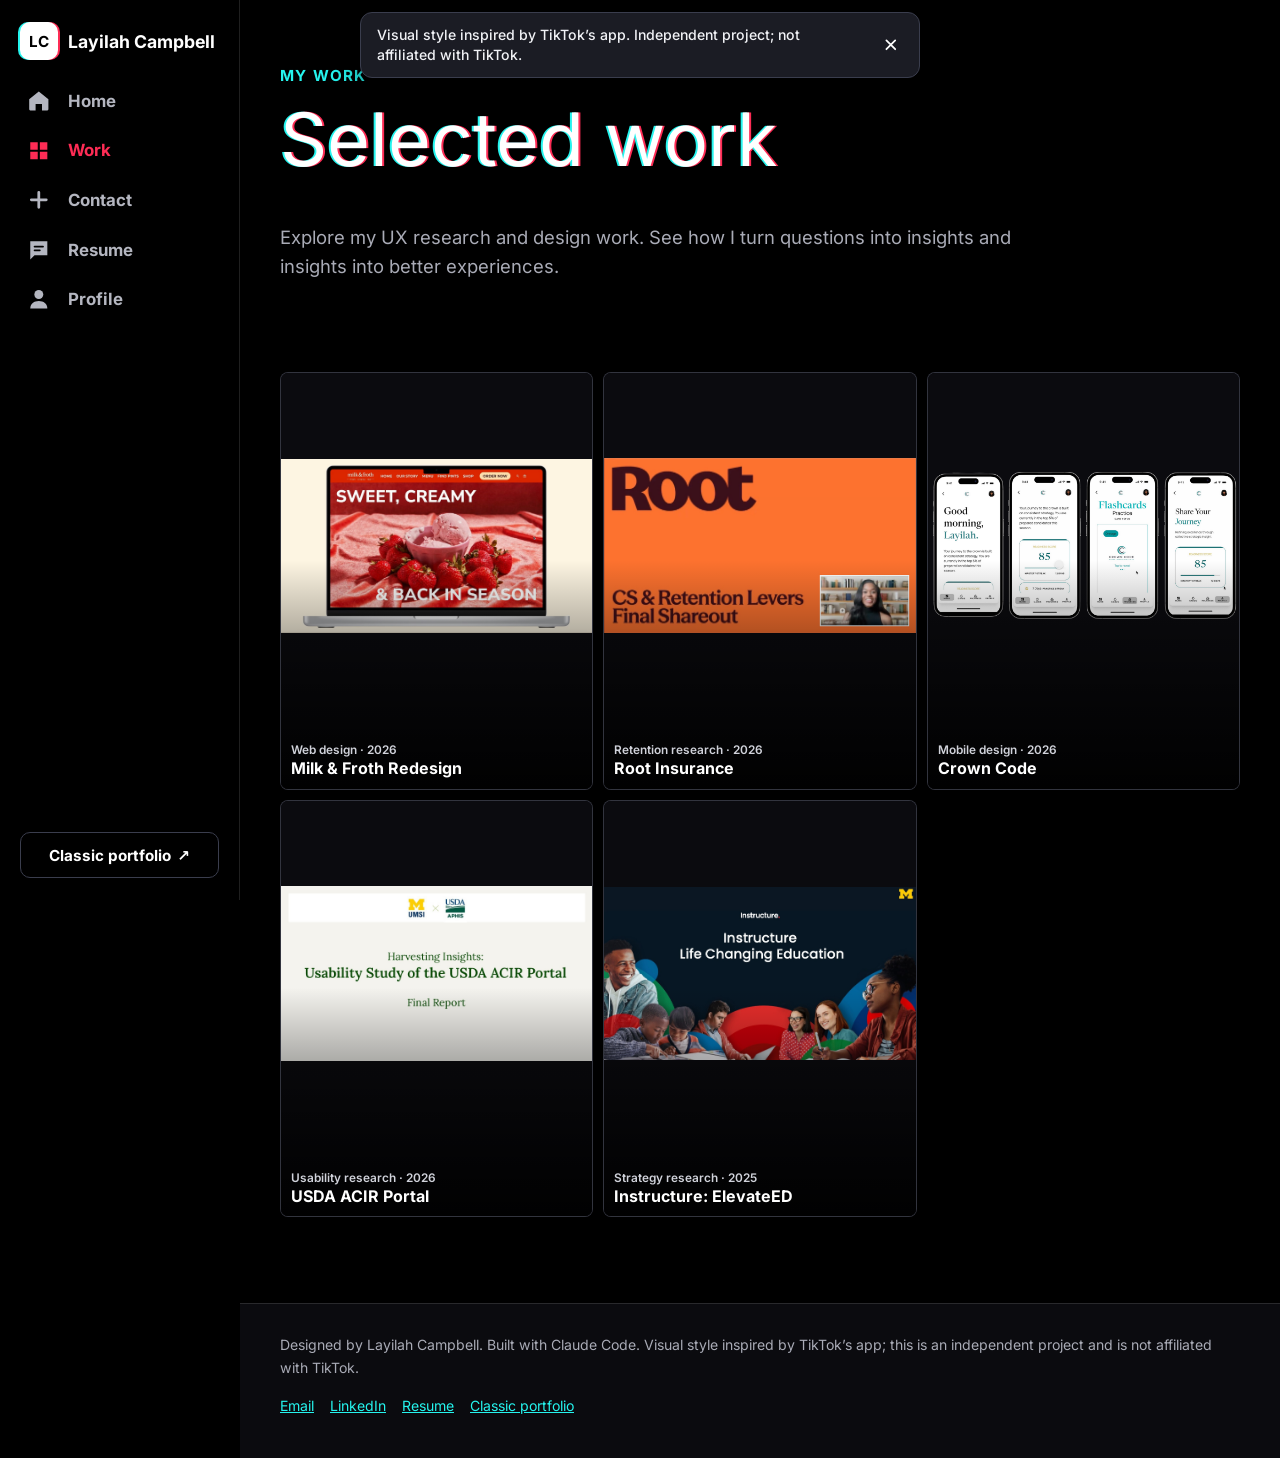
<file: work.html>
<!doctype html>
<html lang="en">
<head>
  <meta charset="utf-8">
  <meta name="viewport" content="width=device-width, initial-scale=1">
  <title>My Work | Layilah Campbell</title>
  <meta name="description" content="Five case studies in UX research and design, with the problem, process and outcome for each.">
  <meta property="og:type" content="website">
  <meta property="og:site_name" content="Layilah Campbell">
  <meta property="og:title" content="My Work | Layilah Campbell">
  <meta property="og:description" content="Five case studies in UX research and design, with the problem, process and outcome for each.">
  <meta property="og:image" content="https://layilahnasser.github.io/lcampbelltiktokportfolio/assets/img/og-card.jpg">
  <meta property="og:image:width" content="1200">
  <meta property="og:image:height" content="630">
  <meta property="og:image:alt" content="Layilah Campbell, UX research and design portfolio">
  <meta name="twitter:card" content="summary_large_image">
  <meta name="theme-color" content="#0f1114">
  <link rel="icon" href="assets/favicon.svg" type="image/svg+xml">
  <link rel="stylesheet" href="css/styles.css">
</head>
<body data-page="work">
  <header id="hud" class="hud"></header>
  <main id="main" tabindex="-1"></main>
  <footer id="footer" class="footer"></footer>
  <script src="js/data.js"></script>
  <script src="js/main.js"></script>
  <script src="js/pages.js"></script>
</body>
</html>
</file>
<file: css/styles.css>
/* ==========================================================================
   Layilah Campbell: UX research and design portfolio
   A short-video app look: black canvas, a full-screen vertical feed, a bottom tab bar, red and cyan accents.
   Inspired by the style of TikTok's app. Independent project; not affiliated with TikTok.
   Font: Inter (SIL Open Font License), hosted with the site.
   ========================================================================== */

@font-face { font-family: "Inter"; src: url("../assets/fonts/Inter-400.woff2") format("woff2"); font-weight: 400; font-display: swap; }
@font-face { font-family: "Inter"; src: url("../assets/fonts/Inter-500.woff2") format("woff2"); font-weight: 500; font-display: swap; }
@font-face { font-family: "Inter"; src: url("../assets/fonts/Inter-600.woff2") format("woff2"); font-weight: 600; font-display: swap; }
@font-face { font-family: "Inter"; src: url("../assets/fonts/Inter-700.woff2") format("woff2"); font-weight: 700; font-display: swap; }

:root {
  --bg: #000000;
  --bg-2: #0b0b0f;
  --panel: #161823;
  --panel-2: #1f212e;
  --line: rgba(255, 255, 255, 0.12);
  --text: #ffffff;
  --muted: #a9abb6;          /* secondary text, 9:1+ on every panel */
  --pink: #ff5a78;          /* neon: text/glow on dark (5.8:1 on --bg) */
  --pink-strong: #d81e48;   /* fills behind white text (5.4:1) */
  --pink-soft: #ffc9d3;
  --cyan: #25f4ee;
  --blue: #25f4ee;
  --blue-strong: #0b5f5c;   /* fills behind white text (6.8:1) */
  --lane-light: #2f6f6a;
  --gold: #ffd166;
  --wood-1: #d0915a;
  --wood-2: #8a5a2f;
  --strong: #ffffff;        /* headings and strong text */
  --soft: #d0d2da;          /* secondary text */
  --soft-2: #eceef3;        /* body text on panels */
  --bd: #2a2d3b;            /* panel borders */
  --accent: #25f4ee;        /* links and accents (text) */
  --gold-text: #ffd166;
  --inset: #0e0f16;         /* inset panels */
  --why-bg: #2a121a;
  --why-bd: #8a2a40;
  --why-label: #ffb3c1;
  --radius: 14px;
  --maxw: 1160px;
  --gutter: clamp(16px, 4vw, 40px);
  --font: "Inter", system-ui, -apple-system, "Segoe UI", sans-serif;
  --script: "Inter", system-ui, -apple-system, "Segoe UI", sans-serif;
  --tt-red: #fe2c55;
  --tt-cyan: #25f4ee;
  /* neon tube look: white core, pink tube, dark edge, glow */
  --neon-pink: none;
}

*,
*::before,
*::after { box-sizing: border-box; }

html { scroll-behavior: smooth; scroll-padding-top: 84px; }
@media (prefers-reduced-motion: reduce) {
  html { scroll-behavior: auto; }
  *, *::before, *::after { animation-duration: 0.001ms !important; animation-iteration-count: 1 !important; transition-duration: 0.001ms !important; }
}

body {
  margin: 0;
  font-family: var(--font);
  font-size: 17px;
  line-height: 1.6;
  color: var(--text);
  background-color: var(--bg);
  background-image: none;
  background-attachment: fixed;
  overflow-x: hidden;
  -webkit-font-smoothing: antialiased;
}

img { max-width: 100%; display: block; }
a { color: var(--cyan); }
h1, h2, h3, h4 { line-height: 1.15; margin: 0 0 0.5em; font-weight: 700; letter-spacing: 0; }
/* Page titles use the logo's neon script */
h1 {
  font-family: var(--script); font-weight: 400; font-size: clamp(2.8rem, 6.5vw, 4.6rem); line-height: 1.05;
  color: var(--strong); -webkit-text-stroke: 0.07em var(--pink); paint-order: stroke fill; text-shadow: var(--neon-pink);
  padding: 0.05em 0.1em 0.1em 0; transform: rotate(-3deg); transform-origin: left center;
}
h1 .todo { -webkit-text-stroke: 0; text-shadow: none; }
h2 { font-size: clamp(1.6rem, 3.4vw, 2.4rem); }
h3 { font-size: 1.15rem; }
p { margin: 0 0 1em; }
.sr-only { position: absolute !important; width: 1px; height: 1px; padding: 0; margin: -1px; overflow: hidden; clip: rect(0, 0, 0, 0); white-space: nowrap; border: 0; }
:focus-visible { outline: 3px solid var(--cyan); outline-offset: 3px; border-radius: 6px; }
main { display: block; outline: none; }
main > * { width: min(var(--maxw), 100% - 2 * var(--gutter)); margin-inline: auto; }

.skip { position: absolute; left: -999px; top: 8px; background: var(--pink); color: var(--strong); padding: 8px 14px; border-radius: 8px; z-index: 100; }
.skip:focus { left: 8px; }

/* Placeholder text — remove by editing js/data.js */
.todo {
  outline: 1.5px dashed var(--pink);
  outline-offset: 1px;
  background: rgba(254, 44, 85, 0.09);
  color: var(--pink-soft);
  border-radius: 4px;
  padding: 0 4px;
}

/* ---------- Buttons, labels ---------- */
.btn {
  display: inline-flex; align-items: center; gap: 8px;
  padding: 12px 22px; border-radius: 999px;
  font: 700 1rem var(--font); text-decoration: none; cursor: pointer;
  border: 2px solid transparent; transition: transform 0.15s, box-shadow 0.2s, background 0.2s;
}
.btn:hover { transform: translateY(-2px); }
.btn--pink { background: var(--pink-strong); color: var(--strong); box-shadow: 0 0 0 0 rgba(254, 44, 85, 0.5), 0 8px 24px rgba(254, 44, 85, 0.35); }
.btn--pink:hover { box-shadow: 0 0 22px rgba(254, 44, 85, 0.7); }
.btn--ghost { border-color: var(--cyan); color: var(--cyan); background: transparent; }
.btn--ghost:hover { background: rgba(254, 44, 85, 0.1); }

.eyebrow { font-weight: 700; text-transform: uppercase; letter-spacing: 0.08em; font-size: 0.95rem; color: var(--cyan); -webkit-text-stroke: 0.12em var(--bg-2); paint-order: stroke fill; text-shadow: 0 0 10px rgba(254, 44, 85, 0.45); margin-bottom: 0.6em; }
.lede { font-size: 1.15rem; color: var(--muted); max-width: 62ch; }
.h-sm { font-size: 1.2rem; text-transform: uppercase; letter-spacing: 0.1em; color: var(--pink-soft); margin: 0 0 1em; }
.h-sm--gap { margin-top: 1.8em; }

/* ---------- Top navigation ---------- */
.hud { position: sticky; top: 0; z-index: 50; padding: 10px var(--gutter); background: linear-gradient(rgba(13, 10, 20, 0.92), rgba(13, 10, 20, 0.75)); backdrop-filter: blur(8px); border-bottom: 1px solid var(--line); }
.hud-bar { display: flex; align-items: center; gap: 10px; max-width: var(--maxw); margin: 0 auto; }
.hud-links { display: flex; gap: 8px; list-style: none; margin: 0; padding: 0; overflow-x: auto; scrollbar-width: none; }
.hud-links::-webkit-scrollbar { display: none; }
.hud-pill {
  display: inline-block; white-space: nowrap; padding: 7px 16px; border-radius: 999px;
  font-weight: 700; font-size: 0.92rem; color: var(--strong); text-decoration: none;
  background: rgba(254, 44, 85, 0.16); border: 2px solid rgba(254, 44, 85, 0.7);
  transition: background 0.2s, border-color 0.2s;
}
.hud-pill:hover { background: rgba(254, 44, 85, 0.35); }
.hud-pill.is-active { background: var(--pink-strong); border-color: var(--pink); box-shadow: 0 0 14px rgba(254, 44, 85, 0.55); }
.hud-status { margin-left: auto; display: inline-flex; align-items: center; gap: 8px; white-space: nowrap; padding: 6px 14px; border-radius: 999px; font-weight: 700; font-size: 0.85rem; color: var(--gold-text); background: rgba(255, 176, 32, 0.12); border: 2px solid var(--gold); }
.hud-status .dot { width: 9px; height: 9px; border-radius: 50%; background: #3dff8b; box-shadow: 0 0 8px #3dff8b; }
@media (max-width: 720px) {
  .hud-status { display: none; }
  .hud { padding-inline: 12px; }
  .hud-bar, .hud-links { gap: 6px; }
  .hud-pill { padding: 5px 9px; font-size: 0.78rem; }
}

/* ---------- Logo (name + title) ---------- */
.logo {
  --size: 44px;
  font-size: var(--size);
  display: inline-grid; grid-template-columns: auto auto; grid-template-areas: "script mark" "title title";
  align-items: end; column-gap: 0.08em; text-decoration: none; line-height: 1;
}
.logo--sm { --size: 30px; }
.logo-script { grid-area: script; display: flex; flex-direction: column; transform: rotate(-8deg); transform-origin: left bottom; }
.logo-first, .logo-last {
  font-family: var(--script); color: var(--strong); font-weight: 400;
  -webkit-text-stroke: 0.075em var(--pink); paint-order: stroke fill; text-shadow: var(--neon-pink);
}
.logo-first { font-size: 0.48em; margin-left: 0.1em; margin-bottom: -0.12em; }
.logo-last { font-size: 1em; padding-right: 0.05em; }
.logo-mark { grid-area: mark; width: 1.15em; height: auto; align-self: center; filter: drop-shadow(0 0 0.06em rgba(254, 44, 85, 0.6)); }
.logo-title {
  grid-area: title; justify-self: end; margin-top: 0.05em;
  font: 700 0.27em/1 var(--font); letter-spacing: 0.02em; text-transform: uppercase; color: var(--cyan);
  -webkit-text-stroke: 0.14em var(--bg-2); paint-order: stroke fill; text-shadow: 0 0 0.3em rgba(254, 44, 85, 0.55);
}

/* ---------- Profile card: photo, school and program ---------- */
.player-card {
  position: relative; margin: 0; width: 100%; max-width: 340px; padding: 14px 16px 34px; text-align: center;
  border-radius: 26px; background: linear-gradient(180deg, var(--inset), var(--inset));
  border: 3px solid var(--cyan);
  box-shadow: 0 0 0 1px rgba(254, 44, 85, 0.35), 0 0 26px rgba(254, 44, 85, 0.55), 0 0 80px rgba(254, 44, 85, 0.22), inset 0 0 24px rgba(254, 44, 85, 0.14);
}
.pc-school { display: flex; align-items: center; gap: 10px; margin: 0 0 12px; font-weight: 700; font-size: 1.05rem; color: var(--strong); }
.pc-school::before, .pc-school::after { content: ""; flex: 1; height: 2px; background: var(--pink); box-shadow: 0 0 8px var(--pink); }
.pc-photo { aspect-ratio: 1 / 1; overflow: hidden; border: 3px solid var(--pink); border-radius: 14px; background: var(--inset); box-shadow: 0 0 16px rgba(254, 44, 85, 0.5); }
.pc-photo img { width: 100%; height: 100%; object-fit: cover; object-position: 50% 25%; }
.pc-info { display: flex; flex-direction: column; gap: 2px; margin-top: 12px; }
.pc-info strong { font-size: 1.15rem; color: var(--strong); }
.pc-info span { font-size: 0.82rem; color: var(--soft); line-height: 1.35; }
.pc-ball { position: absolute; right: -36px; bottom: -44px; width: 76px; height: 76px; filter: drop-shadow(0 8px 12px rgba(0, 0, 0, 0.65)); }
.player-card--about { justify-self: center; max-width: 320px; margin: 0 22px 22px 0; }

/* ---------- Home hero (banner: name + headline left, player card + lane right) ---------- */
.hero {
  position: relative; isolation: isolate; display: grid; grid-template-columns: 1.1fr 0.9fr; align-items: center; gap: 28px;
  min-height: 620px; margin-top: 20px; padding: clamp(28px, 4.5vw, 56px); border-radius: 28px; overflow: hidden;
  border: 1px solid rgba(255, 255, 255, 0.1);
  background:
    radial-gradient(ellipse 60% 70% at 14% 42%, rgba(255, 255, 255, 0.3), transparent 70%),
    linear-gradient(105deg, var(--bg) 0%, var(--inset) 55%, var(--inset) 100%);
}
.hero::before { /* speed streaks behind the headline */
  content: ""; position: absolute; inset: 0; z-index: -1; pointer-events: none;
  background:
    linear-gradient(90deg, transparent, rgba(254, 44, 85, 0.38) 45%, transparent 90%) 8% 56% / 62% 2px no-repeat,
    linear-gradient(90deg, transparent, rgba(255, 255, 255, 0.34) 50%, transparent) 22% 64% / 55% 3px no-repeat,
    linear-gradient(90deg, transparent, rgba(254, 44, 85, 0.25) 50%, transparent) 4% 72% / 60% 1px no-repeat,
    linear-gradient(90deg, transparent, rgba(254, 44, 85, 0.3) 40%, transparent) 30% 38% / 50% 2px no-repeat,
    linear-gradient(90deg, transparent, rgba(255, 255, 255, 0.28) 50%, transparent) 10% 84% / 45% 1px no-repeat;
}
.hero-bg { position: absolute; inset: 0; z-index: -1; overflow: hidden; }
.hero-lane { position: absolute; inset: 0; perspective: 760px; perspective-origin: 90% 0%; }
.hero-lane-plane { position: absolute; left: 93%; bottom: -150px; width: 420px; margin-left: -210px; height: 1250px; transform-origin: 50% 100%; transform: rotateX(70deg); transform-style: preserve-3d; }
.hero-lane-plane::after { content: ""; position: absolute; inset: 0; pointer-events: none; background: linear-gradient(to bottom, rgba(255, 255, 255, 0.85), transparent 14%); }
.hero-lane .pin-spot { width: 18px; height: 18px; left: calc(50% + var(--x) * 30px - 9px); bottom: calc(100% - 230px + var(--r) * 64px - 9px); }
.hero-lane .pin-wrap { width: 54px; height: 158px; left: calc(50% + var(--x) * 30px - 27px); bottom: calc(100% - 230px + var(--r) * 64px); transform: rotateX(-70deg); }
.hero-stats { display: flex; flex-direction: column; margin: 0 0 18px; font: italic 500 0.95rem var(--font); color: rgba(255, 255, 255, 0.9); line-height: 1.5; }
.hero-copy { position: relative; z-index: 2; }
.hero-title {
  max-width: 13em; margin: 0.45em 0 0.4em; padding: 0; transform: none; -webkit-text-stroke: 0; paint-order: normal;
  font-family: var(--font); font-weight: 700; font-size: clamp(2.1rem, 4.7vw, 3.5rem); line-height: 1.08; letter-spacing: 0;
  color: var(--cyan); text-shadow: 0 0 24px rgba(254, 44, 85, 0.3);
}
.hero-tagline { font-size: clamp(1.05rem, 1.7vw, 1.2rem); max-width: 34em; color: var(--strong); margin: 0; }
.hero-ctas { display: flex; flex-wrap: wrap; gap: 12px; margin-top: 1.5em; }
.hero-scene { position: relative; z-index: 2; display: flex; justify-content: center; padding: 0 clamp(70px, 12vw, 150px) 22px 0; }
/* the logo on the hero is just the neon name; the title lives on the player card */
.logo--xl { --size: clamp(54px, 8.4vw, 98px); }
.logo--xl .logo-mark, .logo--xl .logo-title { display: none; }
.logo--xl .logo-script { align-items: flex-start; }
.logo--xl .logo-first { font-size: 0.9em; margin: 0 0 -0.12em 0.05em; }
.logo--xl .logo-last { margin-left: 0.32em; }

@media (max-width: 900px) {
  .hero { grid-template-columns: 1fr; min-height: 0; gap: 36px; padding-bottom: 48px; }
  .hero-bg { top: 52%; } /* keep the lane (and pins) clear of the text on small screens */
  .hero-lane-plane { left: 50%; width: 360px; margin-left: -180px; bottom: -200px; }
  .hero-scene { padding: 0 22px 22px 0; }
}

/* ---------- Sections ---------- */
.section { padding: 56px 0; }
.section-head { margin-bottom: 26px; }
.section-head h2 { margin-bottom: 0.3em; }
.narrow { max-width: 760px; }
.prose p { font-size: 1.1rem; }

/* ---------- Project table (Project / Focus / Approach / Case study) ---------- */
.scoreboard {
  --cols: minmax(270px, 2.2fr) 1.1fr 1.5fr 200px;
  background: linear-gradient(180deg, var(--inset), var(--inset)); border: 2px solid var(--bd); border-radius: 18px; overflow: hidden;
  box-shadow: 0 20px 60px rgba(0, 0, 0, 0.5), 0 0 40px rgba(255, 255, 255, 0.15);
}
.sb-head, .sb-row { display: grid; grid-template-columns: var(--cols); align-items: center; }
.sb-head { background: rgba(255, 255, 255, 0.85); color: var(--muted); font-size: 0.8rem; text-transform: uppercase; letter-spacing: 0.1em; font-weight: 700; border-bottom: 1px solid var(--line); }
.sb-head > span { padding: 14px 16px; }
.sb-h { display: flex; flex-direction: column; align-items: center; gap: 4px; border-left: 1px solid var(--line); }
.sb-h b { display: grid; place-items: center; width: 26px; height: 26px; border: 2px solid var(--pink); border-radius: 6px; color: var(--strong); font-size: 0.85rem; box-shadow: 0 0 8px rgba(254, 44, 85, 0.5); }
.sb-h small { font-size: 0.72rem; color: var(--strong); letter-spacing: 0.08em; }
.sb-list { list-style: none; margin: 0; padding: 0; }
.sb-row { text-decoration: none; color: var(--text); border-top: 1px solid var(--line); transition: background 0.18s; }
.sb-list li:first-child .sb-row { border-top: 0; }
.sb-list li:nth-child(odd) .sb-row { background: rgba(255, 255, 255, 0.025); }
.sb-row:hover, .sb-row:focus-visible { background: var(--blue-strong); outline: none; }
.sb-row:focus-visible { box-shadow: inset 0 0 0 3px var(--cyan); }
.sb-row > span { padding: 14px 16px; }
.sb-project { display: flex; align-items: center; gap: 14px; }
.sb-ball { flex: none; width: 34px; height: 34px; transition: transform 0.7s cubic-bezier(0.25, 0.6, 0.35, 1); }
.sb-row:hover .sb-ball { transform: translateX(8px) rotate(34deg); } /* rolls sideways: rotation = distance / radius */
.sb-num { flex: none; font-size: 1.25rem; min-width: 1.6em; }
.sb-title { display: flex; flex-direction: column; line-height: 1.3; min-width: 0; }
.sb-title strong { font-size: 1.08rem; }
.sb-title small { color: var(--muted); font-size: 0.88rem; }
.sb-row:hover .sb-title small { color: var(--strong); }
.sb-cell { font-size: 0.98rem; line-height: 1.35; border-left: 1px solid var(--line); align-self: stretch; display: flex; align-items: center; }
.sb-go { display: flex; justify-content: center; }
.sb-btn { display: inline-flex; gap: 8px; align-items: center; white-space: nowrap; padding: 9px 18px; border: 2px solid var(--cyan); border-radius: 999px; color: var(--strong); font-weight: 700; font-size: 0.92rem; transition: background 0.18s, color 0.18s; }
.sb-row:hover .sb-btn { background: #fff; color: var(--bg); border-color: #fff; }
.sb-foot { display: flex; gap: 14px; align-items: center; padding: 12px 18px; font-size: 0.85rem; color: var(--muted); background: rgba(255, 255, 255, 0.85); border-top: 1px solid var(--line); }
.sb-pins { color: var(--pink); letter-spacing: 1px; font-size: 0.7rem; white-space: nowrap; }
@media (max-width: 900px) {
  .sb-head { display: none; }
  .sb-row { grid-template-columns: 1fr; gap: 0; }
  .sb-row > span { padding: 6px 16px; }
  .sb-project { padding-top: 14px !important; }
  .sb-cell { border-left: 0; display: block; font-size: 0.92rem; color: var(--muted); }
  .sb-cell::before { content: attr(data-label) ": "; color: var(--strong); font-weight: 700; }
  .sb-row:hover .sb-cell { color: var(--strong); }
  .sb-go { justify-content: flex-start; padding-bottom: 14px !important; }
  .sb-pins { display: none; }
}

/* ---------- Home link tiles ---------- */
.tablet-row { display: grid; grid-template-columns: repeat(4, 1fr); gap: 14px; }
.tablet {
  display: flex; flex-direction: column; gap: 2px; padding: 18px 18px 20px; border-radius: 14px; text-decoration: none; color: var(--text);
  background: linear-gradient(160deg, var(--inset), var(--inset)); border: 2px solid var(--bd); transform: perspective(600px) rotateY(0deg);
  transition: transform 0.2s, border-color 0.2s, box-shadow 0.2s;
}
.tablet:hover { border-color: var(--pink); box-shadow: 0 0 20px rgba(254, 44, 85, 0.3); transform: translateY(-3px); }
.tablet-k { font-size: 0.75rem; text-transform: uppercase; letter-spacing: 0.1em; color: var(--pink); font-weight: 700; }
.tablet strong { font-size: 1.3rem; }
.tablet span:last-child { color: var(--muted); font-size: 0.92rem; }
@media (max-width: 860px) { .tablet-row { grid-template-columns: repeat(2, 1fr); } }

/* ---------- Generic page head ---------- */
.page-head { padding: 64px 0 16px; }
.page-head--split { display: grid; grid-template-columns: 1.3fr 0.7fr; gap: 32px; align-items: center; }
.page-head--row { display: flex; flex-wrap: wrap; justify-content: space-between; align-items: flex-end; gap: 20px; }
@media (max-width: 760px) { .page-head--split { grid-template-columns: 1fr; }  }

/* ---------- About ---------- */
.card-grid { display: grid; grid-template-columns: repeat(3, 1fr); gap: 16px; }
.card { padding: 22px; background: var(--panel); border: 1px solid var(--line); border-radius: var(--radius); }
.card p { color: var(--muted); margin: 0; }
.card-k { font-size: 0.85rem; text-transform: uppercase; letter-spacing: 0.08em; font-weight: 700; color: var(--pink) !important; margin-bottom: 6px !important; }
.card-v { font-size: 1.5rem; margin: 0 0 8px; }
.h-md { font-size: clamp(1.5rem, 3vw, 2rem); margin-bottom: 18px; }
.lede--big { font-size: clamp(1.25rem, 2.4vw, 1.6rem); color: var(--text); line-height: 1.4; max-width: 30ch; }
.about-p { color: var(--muted); max-width: 56ch; font-size: 1.08rem; }
.tool-row { display: flex; flex-wrap: wrap; gap: 10px; list-style: none; padding: 0; margin: 0 0 22px; }
.tool-row li { padding: 8px 18px; border-radius: 999px; font-weight: 700; background: var(--panel-2); border: 2px solid var(--cyan); }
.cap-grid { display: grid; grid-template-columns: repeat(2, 1fr); gap: 16px; }
.cap { padding: 22px 24px; background: var(--panel); border: 1px solid var(--line); border-top: 4px solid var(--pink); border-radius: var(--radius); }
.cap h3 { margin-bottom: 8px; }
.cap p { margin: 0; color: var(--muted); }
@media (max-width: 700px) { .cap-grid { grid-template-columns: 1fr; } }
.card-num { display: inline-block; font-weight: 700; color: var(--pink); margin-bottom: 8px; }
.cta-band { display: flex; flex-wrap: wrap; align-items: center; justify-content: space-between; gap: 16px; padding: 28px 32px; margin-block: 24px 64px; border-radius: 18px; background: linear-gradient(90deg, rgba(254, 44, 85, 0.15), rgba(254, 44, 85, 0.1)); border: 1px solid var(--line); }
.cta-band p { margin: 0; font-size: 1.25rem; font-weight: 700; }
@media (max-width: 860px) { .card-grid { grid-template-columns: 1fr; } }

/* ---------- Work ---------- */
.rack { display: grid; grid-template-columns: repeat(auto-fill, minmax(320px, 1fr)); gap: 20px; }
.rack-card { display: flex; flex-direction: column; text-decoration: none; color: var(--text); background: var(--panel); border: 2px solid var(--bd); border-radius: 18px; overflow: hidden; transition: transform 0.2s, border-color 0.2s, box-shadow 0.2s; }
.rack-card:hover, .rack-card:focus-visible { transform: translateY(-4px); border-color: var(--ball); box-shadow: 0 0 26px color-mix(in srgb, var(--ball) 40%, transparent); outline: none; }
.rack-media { position: relative; aspect-ratio: 16 / 9; display: grid; place-items: center; background: radial-gradient(circle at 50% 120%, color-mix(in srgb, var(--ball) 45%, transparent), transparent 60%), var(--inset); }
.rack-media img { position: absolute; inset: 0; width: 100%; height: 100%; object-fit: cover; }
.rack-ball { width: 96px; height: 96px; position: relative; filter: drop-shadow(0 10px 18px rgba(0, 0, 0, 0.6)); transition: transform 0.8s cubic-bezier(0.25, 0.6, 0.35, 1); }
.rack-media img + .rack-ball { position: absolute; right: 14px; bottom: 14px; width: 52px; height: 52px; }
.rack-card:hover .rack-ball { transform: translateX(26px) rotate(31deg); }
.rack-body { padding: 18px 20px 22px; display: flex; flex-direction: column; flex: 1; }
.rack-body h2 { font-size: 1.4rem; margin-bottom: 0.25em; }
.rack-body > p { color: var(--muted); }
.rack-lane { font-size: 0.78rem; text-transform: uppercase; letter-spacing: 0.1em; font-weight: 700; color: var(--ball) !important; margin-bottom: 4px; }
.rack-meta { display: flex; gap: 22px; margin: 4px 0 16px; font-size: 0.9rem; }
.rack-meta dt { color: var(--muted); font-size: 0.75rem; text-transform: uppercase; letter-spacing: 0.08em; }
.rack-meta dd { margin: 0; }
.rack-go { margin-top: auto; font-weight: 700; color: var(--cyan); }
.tags { display: flex; flex-wrap: wrap; gap: 6px; list-style: none; padding: 0; margin: 0 0 12px; }
.tags li { font-size: 0.8rem; font-weight: 600; padding: 3px 10px; border-radius: 999px; background: rgba(255, 255, 255, 0.07); border: 1px solid var(--line); }

/* ---------- Resume ---------- */
.resume-grid { display: grid; grid-template-columns: 1.6fr 0.9fr; gap: 40px; }
.timeline { list-style: none; margin: 0 0 40px; padding: 0 0 0 22px; border-left: 3px solid var(--bd); }
.timeline > li { position: relative; padding: 0 0 26px; }
.timeline > li::before { content: ""; position: absolute; left: -32px; top: 4px; width: 17px; height: 17px; border-radius: 50%; background: var(--pink); box-shadow: 0 0 10px var(--pink); border: 3px solid var(--bg); }
.tl-head { display: flex; flex-wrap: wrap; justify-content: space-between; gap: 6px 16px; }
.tl-head h3, .tl-head h4 { margin: 0; font-size: 1.15rem; }
.tl-dates { font-size: 0.88rem; color: var(--muted); font-weight: 600; }
.tl-org { color: var(--cyan); font-weight: 600; margin: 2px 0 8px; }
.timeline ul { margin: 0; padding-left: 20px; color: var(--muted); }
.skills { align-self: start; position: sticky; top: 90px; padding: 22px; background: var(--panel); border: 1px solid var(--line); border-radius: var(--radius); }
.skill-block h3 { font-size: 0.95rem; margin-bottom: 8px; }
@media (max-width: 860px) { .resume-grid { grid-template-columns: 1fr; } .skills { position: static; } }

/* ---------- Contact ---------- */
.contact-list { margin: 28px 0 0; display: grid; gap: 12px; }
.contact-list > div { display: grid; grid-template-columns: 96px 1fr; gap: 12px; align-items: baseline; padding-bottom: 12px; border-bottom: 1px solid var(--line); }
.contact-list dt { color: var(--muted); font-size: 0.85rem; text-transform: uppercase; letter-spacing: 0.08em; font-weight: 700; }
.contact-list dd { margin: 0; }
.contact-list a { font-weight: 600; word-break: break-word; }

/* ---------- Case study ---------- */
.case-hero { padding: 40px 0 10px; }
.back { display: inline-block; margin-bottom: 24px; font-weight: 700; text-decoration: none; }
.case-title { display: flex; gap: 22px; align-items: center; }
.case-ball { width: 84px; height: 84px; flex: none; filter: drop-shadow(0 0 18px color-mix(in srgb, var(--ball) 60%, transparent)); }
.case-title h1 { margin-bottom: 0.15em; }
.case-meta { display: grid; grid-template-columns: repeat(4, 1fr); gap: 1px; margin: 28px 0; background: var(--line); border-radius: 14px; overflow: hidden; border: 1px solid var(--line); }
.case-meta > div { padding: 14px 16px; background: var(--panel); }
.case-meta dt { font-size: 0.75rem; text-transform: uppercase; letter-spacing: 0.1em; color: var(--muted); font-weight: 700; }
.case-meta dd { margin: 2px 0 0; font-weight: 600; }
@media (max-width: 760px) { .case-meta { grid-template-columns: repeat(2, 1fr); } .case-ball { width: 56px; height: 56px; } }

.case-layout { display: block; padding-bottom: 60px; }

.case-body { min-width: 0; }
.frame { padding: 8px 0 48px; }
.frame + .frame { border-top: 1px solid var(--line); padding-top: 40px; }
.frame-head { display: flex; align-items: center; gap: 14px; flex-wrap: wrap; margin-bottom: 14px; }
.frame-head h2 { margin: 0; }
.frame-no { font-size: 0.75rem; text-transform: uppercase; letter-spacing: 0.1em; font-weight: 700; padding: 4px 10px; border-radius: 8px; color: var(--bg); background: var(--ball); }
.frame h3 { margin-top: 1.4em; color: var(--pink-soft); }
.frame p { max-width: 70ch; }
.callout { font-size: 1.25rem; font-weight: 600; padding: 18px 22px; border-radius: 12px; border-left: 5px solid var(--ball); background: var(--panel); max-width: none !important; }
.method-grid, .decision-grid { display: grid; grid-template-columns: repeat(auto-fit, minmax(220px, 1fr)); gap: 14px; margin: 18px 0; }
.method, .decision { padding: 18px; background: var(--panel); border: 1px solid var(--line); border-radius: 12px; }
.method h3 { margin: 0 0 6px; font-size: 1rem; color: var(--text); }
.method p, .decision p { margin: 0; color: var(--muted); font-size: 0.95rem; }
.decision h4 { margin: 0 0 6px; }
.insights { padding-left: 0; list-style: none; counter-reset: ins; display: grid; gap: 10px; }
.insights li { counter-increment: ins; position: relative; padding: 12px 16px 12px 52px; background: var(--panel); border-radius: 10px; }
.insights li::before { content: counter(ins); position: absolute; left: 14px; top: 11px; width: 26px; height: 26px; display: grid; place-items: center; border-radius: 50%; background: var(--pink-strong); font-weight: 700; font-size: 0.85rem; }
.two-col { display: grid; grid-template-columns: 1fr 1fr; gap: 24px; }
@media (max-width: 760px) { .two-col { grid-template-columns: 1fr; } }
.iterations { list-style: none; padding: 0; margin: 0; display: grid; gap: 22px; }
.iteration { display: grid; grid-template-columns: 1fr 1.1fr; gap: 22px; align-items: start; padding: 18px; background: var(--panel); border-radius: 14px; border: 1px solid var(--line); }
.iteration h3 { margin-top: 0; }
.iteration .shot { margin: 0; }
@media (max-width: 760px) { .iteration { grid-template-columns: 1fr; } }
.shots { display: grid; grid-template-columns: repeat(auto-fit, minmax(260px, 1fr)); gap: 16px; }
.results { display: grid; grid-template-columns: repeat(auto-fit, minmax(150px, 1fr)); gap: 12px; margin-bottom: 20px; }
.result { padding: 18px; border-radius: 12px; text-align: center; background: linear-gradient(160deg, rgba(255, 255, 255, 0.35), rgba(255, 255, 255, 0.1)); border: 1px solid rgba(255, 255, 255, 0.6); }
.result strong { display: block; font-size: 1.8rem; font-weight: 700; }
.result span { color: var(--muted); font-size: 0.85rem; }

.shot { margin: 20px 0; }
.shot img { border-radius: 12px; border: 1px solid var(--line); width: 100%; }
.shot figcaption { margin-top: 8px; font-size: 0.85rem; color: var(--muted); }
.shot-ph { aspect-ratio: 16 / 9; display: grid; place-content: center; text-align: center; gap: 4px; border-radius: 12px; border: 2px dashed rgba(255, 255, 255, 0.16); background: repeating-linear-gradient(135deg, rgba(255, 255, 255, 0.02) 0 12px, transparent 12px 24px), var(--bg-2); color: var(--muted); }
.shot-ph span { font-weight: 700; color: var(--pink-soft); }
.shot-ph small { font-size: 0.8rem; }
.shot--empty figcaption { display: none; }
.shot--hero .shot-ph { aspect-ratio: 21 / 9; }


@media (max-width: 900px) {
        }

/* ---------- Footer ---------- */
.footer { border-top: 1px solid var(--line); padding: 30px var(--gutter) 40px; margin-top: 30px; background: rgba(255, 255, 255, 0.6); }
.footer-inner { max-width: var(--maxw); margin: 0 auto; display: flex; flex-wrap: wrap; align-items: center; justify-content: space-between; gap: 16px; }
.footer p { margin: 0; color: var(--muted); font-size: 0.88rem; }
.footer-links { display: flex; gap: 16px; }

/* ---------- About: story frames ---------- */
.h1-sub { font-size: 0.5em; white-space: nowrap; }
.frame-pill { display: inline-block; margin-bottom: 10px; padding: 4px 12px; border-radius: 8px; font-size: 0.78rem; font-weight: 700; text-transform: uppercase; letter-spacing: 0.1em; color: var(--bg); background: var(--pink); }
.narrow-wide { max-width: 860px; margin-left: max(var(--gutter), calc((100% - var(--maxw)) / 2)); margin-right: auto; }
.path-lead { margin: 0 0 6px; color: var(--muted); font-size: 1.1rem; }
.path-quote { margin: 0 0 18px; padding: 6px 0 6px 24px; border-left: 5px solid var(--pink); }
.path-quote p { margin: 0; font-size: clamp(1.5rem, 3.4vw, 2.3rem); line-height: 1.2; font-weight: 700; color: var(--strong); }
.path-turn { font-size: clamp(1.15rem, 2vw, 1.4rem); color: var(--cyan); font-weight: 600; max-width: 32em; }
.path-extra { color: var(--muted); font-size: 1.08rem; max-width: 40em; }
.edu-grid { display: grid; grid-template-columns: repeat(2, 1fr); gap: 16px; }
.edu { padding: 24px; background: var(--panel); border: 1px solid var(--line); border-top: 4px solid var(--cyan); border-radius: var(--radius); }
.edu h3 { font-size: 1.4rem; margin-bottom: 4px; }
.edu-program { color: var(--cyan); font-weight: 600; margin-bottom: 12px; }
.edu p:last-child { margin: 0; color: var(--muted); }
.more-grid { display: grid; grid-template-columns: repeat(3, 1fr); gap: 16px; margin-bottom: 16px; }
.more { padding: 22px 24px; background: var(--panel); border: 1px solid var(--line); border-radius: var(--radius); }
.more-v { margin: 0; font-size: clamp(2.2rem, 4vw, 3rem); line-height: 1; font-weight: 700; color: var(--cyan); text-shadow: 0 0 18px rgba(254, 44, 85, 0.35); }
.more h3 { margin: 6px 0 8px; font-size: 1.15rem; }
.more p:last-child { margin: 0; color: var(--muted); }
.league { position: relative; display: grid; grid-template-columns: minmax(200px, 0.8fr) 1.2fr; gap: 0; overflow: hidden; border-radius: 20px; background: linear-gradient(120deg, var(--inset), var(--inset)); border: 2px solid var(--pink); box-shadow: 0 0 30px rgba(254, 44, 85, 0.25); }
.league-photo { margin: 0; min-height: 260px; }
.league-photo img { width: 100%; height: 100%; object-fit: cover; }
.league-body { position: relative; align-self: center; padding: 28px 32px; }
.league-body h3 { font-size: clamp(1.4rem, 2.6vw, 1.9rem); }
.league-body p { color: var(--text); max-width: 32em; }
.league-tie { color: var(--pink-soft) !important; font-weight: 600; margin-bottom: 0; }
.league-ball { position: absolute; right: 22px; bottom: 18px; width: 48px; height: 48px; }
.cta-actions { display: flex; flex-wrap: wrap; gap: 12px; }
@media (max-width: 860px) {
  .edu-grid, .more-grid { grid-template-columns: 1fr; }
  .league { grid-template-columns: 1fr; }
  .league-photo { min-height: 0; aspect-ratio: 16 / 10; }
  .league-body { padding: 22px; }
  .league-ball { display: none; }
}

.path-bridge { margin: 0 0 18px; font-size: 1.15rem; color: var(--strong); font-weight: 600; max-width: 34em; }

/* ---------- Journey map (About, Frame 1) ---------- */
.jmap-wrap { position: relative; margin: 8px 0 28px; }
.jmap { list-style: none; margin: 0; padding: 0; display: grid; grid-template-columns: repeat(var(--n), 1fr); grid-template-rows: auto 110px auto; column-gap: 14px; }
.jline { grid-column: 1 / -1; grid-row: 2; list-style: none; pointer-events: none; z-index: 0; }
.jline svg { display: block; width: 100%; height: 100%; }
.path-section .path-lead, .path-section .path-quote, .path-section .path-bridge, .path-section .path-turn, .path-section .path-extra { max-width: 860px; }
.jstep { display: contents; }
.jcard {
  position: relative; grid-column: var(--i); align-self: stretch; padding: 16px 16px 18px; border-radius: 14px;
  background: var(--panel); border: 1px solid var(--line); border-top: 4px solid var(--pink);
}
.jcard h3 { margin: 0 0 4px; font-size: 1.08rem; color: var(--strong); }
.jorg { margin: 0 0 8px !important; color: var(--cyan); font-weight: 700; font-size: 0.88rem; }
.jcard p:last-child { margin: 0; color: var(--muted); font-size: 0.9rem; line-height: 1.5; }
.jstep--up .jcard { grid-row: 1; margin-bottom: 12px; }
.jstep--down .jcard { grid-row: 3; margin-top: 12px; }
.jstep--up .jcard::after, .jstep--down .jcard::before { content: ""; position: absolute; left: 50%; width: 14px; height: 14px; margin-left: -7px; background: var(--panel); border: 1px solid var(--line); transform: rotate(45deg); }
.jstep--up .jcard::after { bottom: -8px; border-top: 0; border-left: 0; }
.jstep--down .jcard::before { top: -11px; border-bottom: 0; border-right: 0; border-top: 4px solid var(--pink); border-left: 1px solid var(--line); background: var(--panel); }
.jmark { grid-column: var(--i); grid-row: 2; position: relative; z-index: 1; }
.jdot { position: absolute; left: 50%; width: 36px; height: 36px; margin: -18px 0 0 -18px; display: grid; place-items: center; border-radius: 50%; background: #fff; border: 5px solid var(--pink-strong); box-shadow: 0 0 14px rgba(254, 44, 85, 0.6); font-style: normal; }
.jdot b { font-size: 0.85rem; color: var(--bg); }
.jstep--up .jdot { top: 30%; }
.jstep--down .jdot { top: 70%; }
.jstep--now .jdot { border-color: var(--cyan); box-shadow: 0 0 16px rgba(254, 44, 85, 0.7); }
@media (max-width: 1100px) and (min-width: 761px) {
  .jmap { column-gap: 8px; grid-template-rows: auto 90px auto; }
  .jcard { padding: 12px 10px 14px; }
  .jcard h3 { font-size: 0.95rem; }
  .jorg { font-size: 0.78rem; margin-bottom: 6px !important; }
  .jcard p:last-child { font-size: 0.78rem; line-height: 1.45; }
  .jdot { width: 30px; height: 30px; margin: -15px 0 0 -15px; border-width: 4px; }
}
@media (max-width: 760px) {
  .jline { display: none; }
  .jmap { display: block; position: relative; padding-left: 52px; }
  .jmap::before { content: ""; position: absolute; left: 17px; top: 6px; bottom: 6px; width: 5px; border-radius: 3px; background: linear-gradient(to bottom, var(--pink), var(--cyan)); }
  .jstep { display: flex; flex-direction: column; position: relative; margin-bottom: 18px; }
  .jstep .jcard { margin: 0 !important; }
  .jstep .jcard::before, .jstep .jcard::after { display: none; }
  .jmark { display: contents; }
    .jdot { top: 30px !important; left: -33px; }
}

/* ---------- Frame strip (case study progress scorecard) ---------- */
.fstrip-nav { position: sticky; top: 59px; z-index: 6; margin: 6px 0 26px; }
.fstrip { list-style: none; margin: 0; padding: 0; display: grid; grid-template-columns: repeat(7, 1fr); border: 2px solid var(--bd); border-radius: 14px; overflow: hidden; background: var(--inset); box-shadow: 0 8px 24px rgba(0, 0, 0, 0.45); }
.fcell { border-left: 1px solid var(--line); }
.fcell:first-child { border-left: 0; }
.fcell a { display: block; text-align: center; text-decoration: none; color: var(--muted); }
.fn { display: block; padding: 6px 4px; font-size: 0.76rem; text-transform: uppercase; letter-spacing: 0.06em; font-weight: 700; background: var(--bg); white-space: nowrap; overflow: hidden; text-overflow: ellipsis; }
.fm { display: grid; place-items: center; height: 44px; font-weight: 700; font-size: 1.5rem; }
.fcell[data-state="todo"] .fm::before { content: "\2013"; color: var(--muted); }
.fcell[data-state="done"] .fm::before { content: "X"; color: var(--pink); text-shadow: 0 0 10px rgba(254, 44, 85, 0.6); }
.fcell[data-state="done"] a { color: var(--strong); }
.fcell[data-state="now"] { background: var(--blue-strong); }
.fcell[data-state="now"] .fn { background: var(--bg-2); color: var(--strong); }
.fcell[data-state="now"] .fm::before { content: "\25B8"; color: var(--strong); font-size: 1.2rem; }
.fcell a:hover { background: rgba(255, 255, 255, 0.06); }
.fcell[data-state="now"] a:hover { background: transparent; }
@media (max-width: 700px) { .fl { display: none; } .fn { font-size: 0.85rem; } .fm { height: 36px; } }

/* ---------- Next-project panel (end of a case study) ---------- */
.strike-panel { position: relative; overflow: hidden; margin-top: 28px; padding: 44px 24px 38px; text-align: center; border-radius: 22px; border: 2px solid var(--pink); background: radial-gradient(ellipse 60% 90% at 50% 0%, rgba(254, 44, 85, 0.28), transparent 70%), var(--inset); box-shadow: 0 0 34px rgba(254, 44, 85, 0.3); }
.strike-panel .sp-big { margin: 0; font-family: var(--script); font-weight: 400; font-size: clamp(3.6rem, 10vw, 6.4rem); line-height: 1; color: var(--strong); -webkit-text-stroke: 0.07em var(--pink); paint-order: stroke fill; text-shadow: var(--neon-pink), 0 0 50px var(--pink); padding: 0 0.1em 0.08em; transform: scale(0.85); transition: transform 0.45s cubic-bezier(0.2, 1.6, 0.4, 1); }
.strike-panel p { margin: 10px auto 22px; color: var(--soft-2); font-size: 1.1rem; max-width: 40em; }
.sp-btns { display: flex; gap: 12px; justify-content: center; flex-wrap: wrap; }
.strike-panel.is-hit .sp-big { transform: scale(1) rotate(-3deg); }
@media (prefers-reduced-motion: reduce) { .strike-panel .sp-big { transition: none; } }

/* ---------- Stat readouts under the home photo card ---------- */
.hero-card-col { display: flex; flex-direction: column; align-items: stretch; width: 100%; max-width: 340px; }
.statbar { display: grid; grid-auto-flow: column; grid-auto-columns: 1fr; margin: 30px 0 0; border: 2px solid var(--bd); border-radius: 14px; overflow: hidden; background: var(--inset); }
.statbar-i { padding: 12px 8px; text-align: center; border-left: 1px solid var(--line); }
.statbar-i:first-child { border-left: 0; }
.statbar dd { margin: 0; font-size: 1.6rem; font-weight: 700; line-height: 1.1; color: var(--cyan); text-shadow: 0 0 12px rgba(254, 44, 85, 0.4); }
.statbar dt { margin-top: 2px; font-size: 0.7rem; text-transform: uppercase; letter-spacing: 0.08em; color: var(--muted); font-weight: 700; }

/* leave room for the sticky nav + frame strip when jumping to a frame */
html:has(body[data-page="project"]) { scroll-padding-top: 160px; }

/* Final Design gallery */
.design-block { margin: 0 0 30px; }
.design-label { margin: 0 0 10px; color: var(--strong) !important; font-size: 1.15rem; }
.design-shots { display: grid; gap: 14px; }
.design-shots--multi { grid-template-columns: 2fr 1fr; align-items: start; }
.design-shots .shot { margin: 0; }
.design-shots .shot--full img { width: 100%; max-height: none; background: transparent; }
@media (max-width: 700px) { .design-shots--multi { grid-template-columns: 1fr; } }
/* Video and embeds */
.shot--video video { display: block; width: 100%; max-height: 640px; border-radius: 12px; border: 1px solid var(--line); background: #000; }
.shot--embed .embed-wrap { position: relative; aspect-ratio: 16 / 9; border-radius: 12px; overflow: hidden; border: 1px solid var(--line); background: #000; }
.shot--embed iframe { position: absolute; inset: 0; width: 100%; height: 100%; border: 0; }

/* Several phone screens side by side (cover) */
.shot--phones { padding: 28px 18px; }
.shot--phones img { width: min(1000px, 100%); border-radius: 0; box-shadow: none; }
.rack-media img.rack-img--contain { object-fit: contain; padding: 14px 10px 0; }

/* ---------- Concise research layout ---------- */
.glance { font-size: 1.15rem; margin: 0 0 12px; }
.chips { list-style: none; display: flex; flex-wrap: wrap; gap: 8px; padding: 0; margin: 0 0 16px; }
.chip { background: var(--inset); border: 1px solid var(--bd); border-radius: 999px; padding: 6px 14px; font-size: 0.95rem; color: var(--strong); }
.glance-grid { display: grid; gap: 14px; margin: 8px 0 16px; align-items: start; }
.glance-grid--2 { grid-template-columns: repeat(2, 1fr); }
.glance-grid--3 { grid-template-columns: repeat(3, 1fr); }
.glance-grid .shot { margin: 0; }
.obj-grid { list-style: none; display: grid; grid-template-columns: repeat(2, 1fr); gap: 12px; padding: 0; margin: 0 0 12px; }
.obj-grid li { background: var(--panel); border: 2px solid var(--bd); border-radius: 14px; padding: 14px 16px; font-weight: 600; }
.obj-grid .card-num { display: block; color: var(--cyan, var(--accent)); margin-bottom: 4px; }
.concept-grid { display: grid; grid-template-columns: repeat(auto-fit, minmax(170px, 1fr)); gap: 12px; margin: 8px 0 16px; }
.concept { margin: 0; background: var(--panel); border: 2px solid var(--bd); border-radius: 14px; overflow: hidden; display: flex; flex-direction: column; }
.concept-img .shot { margin: 0; border: 0; border-radius: 0; padding: 0; }
.concept figcaption { padding: 10px 12px; display: grid; gap: 6px; font-size: 0.95rem; }
.concept .heard { background: var(--inset); border-radius: 8px; padding: 6px 8px; font-size: 0.85rem; }
.more { margin-top: 14px; border: 2px solid var(--bd); border-radius: 12px; background: rgba(255, 255, 255, 0.02); }
.more > summary { cursor: pointer; padding: 10px 16px; font-weight: 700; color: var(--cyan, var(--accent)); }
.more > summary:focus-visible { outline: 3px solid var(--gold-text); outline-offset: 2px; }
.more-body { padding: 0 16px 16px; }
@media (max-width: 700px) { .glance-grid--2, .glance-grid--3, .obj-grid { grid-template-columns: 1fr; } }
.contrib { border: 2px solid var(--cyan, var(--accent)); border-radius: 14px; padding: 12px 16px; background: var(--panel); margin: 0 0 12px; }
.contrib b { color: var(--cyan, var(--accent)); font-size: 0.8rem; letter-spacing: 0.1em; text-transform: uppercase; }
.contrib p { margin: 4px 0 0; font-weight: 600; }
.goal-mini { background: var(--panel); border: 2px solid var(--bd); border-radius: 14px; padding: 14px 16px; font-weight: 600; }
.goal-mini .card-num { display: block; color: var(--cyan, var(--accent)); margin-bottom: 4px; }
.obj-grid--3 { grid-template-columns: repeat(3, 1fr); }
.design-grid { display: grid; grid-template-columns: repeat(2, 1fr); gap: 16px; margin: 8px 0 8px; align-items: start; }
.design-cell { min-width: 0; }
.design-cell .design-label { margin: 0 0 6px; font-size: 1rem; }
.design-cell .shot { margin: 0; }
.design-cell .shot img { max-height: 460px; width: 100%; object-fit: cover; object-position: top; }
.design-cell .shot--missing, .design-cell .shot .missing { min-height: 0; }
.hint { font-size: 0.9rem; color: var(--text-dim, var(--soft)); margin: 0 0 12px; }
@media (max-width: 700px) { .obj-grid--3, .design-grid { grid-template-columns: 1fr; } }
.doc-list { list-style: none; display: flex; flex-wrap: wrap; gap: 14px 22px; padding: 0; margin: 0 0 14px; }
.doc-list li { display: grid; gap: 4px; }
.doc-list span { font-size: 0.9rem; color: var(--text-dim, var(--soft)); }
.phone-row { display: grid; grid-template-columns: repeat(auto-fit, minmax(150px, 1fr)); gap: 16px; align-items: start; padding: 22px 18px; }
.shot--rowwrap { background: radial-gradient(circle at 50% 120%, color-mix(in srgb, var(--ball) 35%, transparent), transparent 70%), var(--inset); }
.phone-row .shot { margin: 0; background: transparent; border: 0; padding: 0; }
.phone-row .shot img { width: 100%; max-height: 560px; object-fit: contain; }
.phone-row .shot--empty .shot-ph { min-height: 320px; }
.phone-row .shot--phone { min-width: 0; padding: 0; background: transparent; display: block; }
.phone-row .shot--phone img { width: 100%; box-shadow: none; border-radius: 14px; }
.phone-row .shot--empty .shot-ph { aspect-ratio: 9 / 16; min-height: 0; overflow: hidden; padding: 8px; font-size: 0.8rem; word-break: break-word; }
.phone-row .shot--empty .shot-ph .ph-file { font-size: 0.7rem; }

/* Ball is the lane number (My Work cards) */
.rack-head { display: flex; align-items: center; gap: 14px; margin-bottom: 10px; }
.rack-head h2 { margin: 0; }
.rack-head .rack-lane { margin: 0 0 2px; }
.rack-ballwrap { position: relative; flex: none; width: 54px; height: 54px; display: block; }
.rack-ballwrap .rack-ball { position: absolute; inset: 0; width: 100%; height: 100%; transition: transform 0.6s cubic-bezier(0.25, 0.6, 0.35, 1); filter: drop-shadow(0 6px 10px rgba(0, 0, 0, 0.55)); }
.rack-num { position: absolute; inset: 0; display: grid; place-items: center; padding-top: 14px; font-size: 1.15rem; font-weight: 700; color: var(--inset); pointer-events: none; }
.rack-card:hover .rack-ballwrap .rack-ball, .rack-card:focus-visible .rack-ballwrap .rack-ball { transform: rotate(240deg); }
@media (prefers-reduced-motion: reduce) { .rack-ballwrap .rack-ball { transition: none; } }

.rack-ballwrap .rack-ball { border-radius: 50%; background: radial-gradient(circle at 32% 28%, rgba(255,255,255,0.6) 0 6%, transparent 18%), radial-gradient(circle at 40% 35%, color-mix(in srgb, var(--ball) 70%, #fff), var(--ball) 55%, color-mix(in srgb, var(--ball) 55%, #000)); position: absolute; }
.rack-ballwrap .rack-ball i { position: absolute; width: 13%; height: 13%; border-radius: 50%; background: var(--inset); box-shadow: inset 0 1px 2px #000; }
.rack-ballwrap .rack-ball i:nth-child(1) { left: 36%; top: 26%; }
.rack-ballwrap .rack-ball i:nth-child(2) { left: 54%; top: 22%; }
.rack-ballwrap .rack-ball i:nth-child(3) { left: 46%; top: 42%; }
.rack-num { padding-top: 16px; }
.rack-ballwrap { width: 58px; height: 58px; }
.rack-ballwrap .rack-ball i { width: 11%; height: 11%; }
.rack-ballwrap .rack-ball i:nth-child(1) { left: 38%; top: 15%; }
.rack-ballwrap .rack-ball i:nth-child(2) { left: 53%; top: 12%; }
.rack-ballwrap .rack-ball i:nth-child(3) { left: 46%; top: 27%; }
.rack-num { padding-top: 26px; font-size: 1.05rem; }
.case-intro { max-width: 62ch; margin: 12px 0 0; font-size: 1.05rem; line-height: 1.6; color: var(--text); }
.callout-label { display: block; font-size: 0.8rem; letter-spacing: 0.12em; text-transform: uppercase; color: var(--cyan, var(--accent)); margin-bottom: 4px; }
.obj-grid .obj-title { display: block; font-size: 1.1rem; margin-bottom: 4px; }
.obj-grid .obj-text { display: block; font-weight: 400; color: var(--text-dim, var(--soft)); }
.obj-grid--three { grid-template-columns: repeat(3, 1fr); }
@media (max-width: 700px) { .obj-grid--three { grid-template-columns: 1fr; } }

/* My Work: featured three + slim rows */
.rack-head h3 { margin: 0; font-size: 1.35rem; line-height: 1.15; }
.work-label { display: flex; align-items: center; gap: 12px; margin: 0 0 12px; font-size: 0.85rem; letter-spacing: 0.14em; text-transform: uppercase; color: var(--gold-text); }
.work-label::after { content: ""; flex: 1; height: 2px; background: linear-gradient(90deg, rgba(255, 210, 74, 0.4), transparent); }
.work-label--more { color: var(--cyan, var(--accent)); margin-top: 36px; }
.work-label--more::after { background: linear-gradient(90deg, rgba(254, 44, 85, 0.4), transparent); }
.rack--featured { grid-template-columns: repeat(auto-fill, minmax(300px, 1fr)); }
.rack--featured .rack-card { border-color: color-mix(in srgb, var(--ball) 55%, var(--bd)); box-shadow: 0 0 28px color-mix(in srgb, var(--ball) 22%, transparent); }
.rack--featured .rack-media { aspect-ratio: 16 / 9; }
.work-rows { display: grid; gap: 12px; }
.work-row { display: grid; grid-template-columns: 150px 1fr auto; gap: 18px; align-items: center; background: var(--inset); border: 2px solid var(--bd); border-radius: 16px; padding: 12px 18px 12px 12px; text-decoration: none; color: var(--text); transition: border-color 0.2s; }
.work-row:hover, .work-row:focus-visible { border-color: var(--ball); outline: none; }
.work-row-img { height: 84px; border-radius: 10px; overflow: hidden; background: var(--inset); }
.work-row-img img { width: 100%; height: 100%; object-fit: cover; object-position: top; display: block; }
.work-row-tx { display: flex; align-items: center; gap: 14px; min-width: 0; }
.work-row-tx h3 { margin: 0; font-size: 1.3rem; }
.work-row-tx p { margin: 0; }
.work-row-tx .rack-lane { margin: 0 0 2px; }
.work-row-go { font-weight: 700; color: var(--cyan, var(--accent)); white-space: nowrap; }
.work-row:hover .rack-ballwrap .rack-ball { transform: rotate(240deg); }
@media (max-width: 800px) { .work-row { grid-template-columns: 90px 1fr; } .work-row-go { display: none; } .work-row-img { height: 64px; } }

/* Design system layout */
.ds-h { display: flex; align-items: center; gap: 10px; margin: 28px 0 12px; font-size: 1.25rem; }
.ds-h small { font-size: 0.85rem; font-weight: 400; color: var(--muted); }
.ds-n { display: inline-grid; place-items: center; width: 28px; height: 28px; border-radius: 50%; background: var(--cyan, var(--accent)); color: var(--bg); font-size: 0.9rem; font-weight: 700; }
.ds-ramp { margin: 0 0 14px; }
.ds-ramp h4 { margin: 0 0 6px; font-size: 0.95rem; color: var(--text); }
.ds-row { list-style: none; display: grid; grid-template-columns: repeat(auto-fit, minmax(62px, 1fr)); gap: 4px; padding: 0; margin: 0; }
.ds-sw { background: var(--sw); color: var(--on); border-radius: 8px; padding: 14px 6px 6px; min-height: 64px; display: flex; flex-direction: column; justify-content: flex-end; font-size: 0.7rem; line-height: 1.2; border: 1px solid rgba(255, 255, 255, 0.14); word-break: break-word; }
.ds-sw b { font-size: 0.78rem; }
.ds-tokens { display: grid; grid-template-columns: repeat(auto-fit, minmax(300px, 1fr)); gap: 14px; }
.ds-card { background: var(--panel); border: 2px solid var(--bd); border-radius: 14px; padding: 14px; }
.ds-card h4 { margin: 0 0 10px; font-size: 1rem; }
.ds-trow { margin-bottom: 10px; }
.ds-trow p { margin: 0 0 4px; font-size: 0.8rem; letter-spacing: 0.08em; text-transform: uppercase; color: var(--muted); }
.ds-row--s { grid-template-columns: repeat(auto-fit, minmax(54px, 1fr)); }
.ds-row--s .ds-sw { min-height: 52px; padding-top: 10px; font-size: 0.62rem; }
.ds-row--s .ds-sw b { font-size: 0.66rem; }
.ds-comp { display: grid; gap: 14px; }
.newpages { display: grid; grid-template-columns: repeat(auto-fit, minmax(320px, 1fr)); gap: 16px; }
.newpage .shot img { max-height: 460px; object-fit: cover; object-position: top; width: 100%; }

/* Competitor analysis */
.comp { margin: 14px 0 18px; }
.comp h3 { margin: 0 0 6px; }
.comp-cards { display: grid; grid-template-columns: repeat(auto-fit, minmax(220px, 1fr)); gap: 12px; margin: 10px 0 16px; }
.comp-card { background: var(--panel); border: 2px solid var(--bd); border-radius: 14px; padding: 14px 16px; }
.comp-card small { display: block; font-weight: 700; letter-spacing: 0.1em; font-size: 0.72rem; text-transform: uppercase; color: var(--cyan, var(--accent)); }
.comp-card h4 { margin: 2px 0 6px; font-size: 1.1rem; }
.comp-card p { margin: 0; font-size: 0.95rem; }
.comp-wrap { position: relative; overflow-x: auto; margin-bottom: 14px; }
.comp-table { width: 100%; border-collapse: separate; border-spacing: 0; background: var(--panel); border: 2px solid var(--bd); border-radius: 14px; overflow: hidden; min-width: 520px; }
.comp-table caption { text-align: left; font-weight: 700; letter-spacing: 0.1em; text-transform: uppercase; font-size: 0.8rem; color: var(--cyan, var(--accent)); padding: 0 0 8px; caption-side: top; }
.comp-table th, .comp-table td { padding: 10px 12px; text-align: center; border-bottom: 1px solid var(--bd); font-size: 0.95rem; }
.comp-table thead th { font-size: 0.85rem; color: var(--muted); }
.comp-table tbody th { text-align: left; font-weight: 600; color: var(--text); }
.comp-table tr:last-child th, .comp-table tr:last-child td { border-bottom: 0; }
.comp-table td.yes { color: var(--accent); font-weight: 700; font-size: 1.15rem; }
.comp-table td.no { color: var(--muted); }
.comp-us { background: rgba(198, 242, 74, 0.12); color: #c6f24a !important; }
.comp-wrap:focus-visible { outline: 3px solid var(--gold-text); outline-offset: 2px; }

.ds-type { display: flex; justify-content: center; }
.ds-type .shot { margin: 0; width: auto; max-width: 100%; }
.ds-type .shot img { width: auto; max-width: 100%; max-height: 560px; margin: 0 auto; display: block; }
@media (max-width: 380px) { .hud { padding-inline: 8px; } .hud-bar, .hud-links { gap: 4px; } .hud-pill { padding: 5px 7px; font-size: 0.74rem; } }
body { overflow-x: clip; }
.work-row { grid-template-columns: 150px minmax(0, 1fr) auto; }
@media (max-width: 800px) { .work-row { grid-template-columns: 90px minmax(0, 1fr); } }
@media (max-width: 340px) { .hud-links { flex-wrap: wrap; } .hud-pill { padding: 4px 6px; font-size: 0.7rem; } }

.design-cell--phones { grid-column: 1 / -1; }
.design-cell--phones .phone-row { grid-template-columns: repeat(auto-fill, minmax(190px, 230px)); justify-content: center; padding: 18px 12px; }
.design-cell--phones .phone-row .shot--phone img { height: 460px; width: 100%; object-fit: cover; object-position: top; max-height: none; cursor: zoom-in; }
.design-cell--phones .phone-row figcaption { font-size: 0.8rem; }

.design-cell--phones .phone-row { align-items: start; }
.design-cell--phones .phone-row .shot--phone img { height: auto; max-height: none; object-fit: contain; }

.mode-h { display: flex; align-items: center; gap: 10px; margin: 26px 0 8px; font-size: 0.85rem; letter-spacing: 0.14em; text-transform: uppercase; color: var(--cyan, var(--accent)); }
.mode-h::after { content: ""; flex: 1; height: 2px; background: linear-gradient(90deg, rgba(254, 44, 85, 0.4), transparent); }
.ds-dark .shot img { cursor: zoom-in; width: 100%; }

/* Impact "strikes" */
.strikes-h { margin: 22px 0 10px; font-size: 0.85rem; letter-spacing: 0.14em; text-transform: uppercase; color: var(--gold-text); }
.strikes { list-style: none; counter-reset: s; display: grid; gap: 12px; padding: 0; margin: 0 0 14px; }
.strike { position: relative; display: grid; grid-template-columns: 64px 1fr; gap: 16px; align-items: center; padding: 14px 18px 14px 14px; border-radius: 16px; background: linear-gradient(90deg, rgba(254, 44, 85, 0.16), rgba(254, 44, 85, 0.03) 60%), var(--panel); border: 2px solid var(--bd); border-left: 6px solid var(--pink, var(--pink)); box-shadow: 0 0 24px rgba(254, 44, 85, 0.12); }
.strike-x { display: grid; place-items: center; width: 56px; height: 56px; border-radius: 12px; font-family: Damion, cursive; font-size: 2.6rem; line-height: 1; color: var(--pink, var(--pink)); background: var(--inset); border: 2px solid var(--pink, var(--pink)); text-shadow: 0 0 14px rgba(254, 44, 85, 0.8); box-shadow: inset 0 0 12px rgba(254, 44, 85, 0.25); }
.strike-n { display: block; font-size: 0.72rem; font-weight: 700; letter-spacing: 0.14em; text-transform: uppercase; color: var(--cyan, var(--accent)); }
.strike h4 { margin: 2px 0 4px; font-size: 1.15rem; color: var(--strong); }
.strike p { margin: 0; font-size: 1rem; color: var(--text); line-height: 1.5; }
@media (max-width: 560px) { .strike { grid-template-columns: 48px 1fr; gap: 12px; } .strike-x { width: 46px; height: 46px; font-size: 2.1rem; } }

/* ---------- Case study glance boxes + Start here ---------- */
.glance-boxes { list-style: none; margin: 0 0 24px; padding: 0; display: grid; grid-template-columns: repeat(4, 1fr); gap: 10px; }
.glance-boxes li { background: var(--panel); border: 1px solid var(--line); border-radius: 12px; padding: 12px 14px; }
.glance-boxes b { display: block; margin-bottom: 4px; color: var(--gold-text); font-size: 0.72rem; letter-spacing: 0.12em; text-transform: uppercase; }
.glance-boxes span { color: var(--soft-2); font-size: 0.92rem; line-height: 1.45; }
.start-box { display: grid; grid-template-columns: 1fr 2fr; gap: 22px; align-items: start; background: var(--panel); border: 1px solid var(--line); border-radius: 18px; padding: 22px; }
.start-box h2 { margin: 0 0 8px; font-size: 1.5rem; }
.start-box p { margin: 0 0 10px; color: var(--soft); line-height: 1.5; }
.start-tags { display: flex; flex-wrap: wrap; gap: 8px; }
.start-tags span { border: 1px solid var(--cyan); color: var(--cyan); border-radius: 999px; padding: 3px 12px; font-size: 0.82rem; }
.start-list { list-style: none; margin: 0; padding: 0; display: grid; gap: 8px; }
.start-list a { display: flex; gap: 12px; align-items: center; background: var(--bg-2); border: 1px solid var(--line); border-radius: 12px; padding: 10px 14px; color: inherit; text-decoration: none; }
.start-list a:hover, .start-list a:focus-visible { border-color: var(--cyan); }
.start-n { flex: none; width: 30px; height: 30px; border-radius: 50%; background: #fff; color: var(--bg); font-weight: 800; display: grid; place-items: center; border: 4px solid var(--pink-strong); }
.start-t strong { display: block; color: var(--strong); }
.start-t span { color: var(--soft); font-size: 0.85rem; }
@media (max-width: 900px) { .start-box { grid-template-columns: 1fr; } }
@media (max-width: 520px) { .glance-boxes { grid-template-columns: 1fr; } }

/* ---------- Lightbox ---------- */
.shot img[data-lb] { cursor: zoom-in; }
.shot img[data-lb]:focus-visible { outline: 3px solid var(--cyan); outline-offset: 3px; }
.lightbox { border: 0; padding: 0; width: 100vw; height: 100vh; max-width: none; max-height: none; background: rgba(255, 255, 255, 0.94); color: var(--strong); }
.lightbox::backdrop { background: rgba(255, 255, 255, 0.8); }
.lightbox[open] { display: flex; flex-direction: column; }
.lb-bar { display: flex; justify-content: flex-end; gap: 10px; padding: 12px 16px; }
.lb-bar button { border: 2px solid var(--cyan); background: transparent; color: var(--cyan); border-radius: 999px; padding: 6px 16px; font: inherit; font-weight: 700; cursor: pointer; }
.lb-bar button:hover, .lb-bar button:focus-visible { background: var(--cyan); color: var(--bg); }
.lb-stage { flex: 1; min-height: 0; overflow: auto; display: grid; place-items: center; padding: 0 16px; }
.lb-stage img { max-width: 100%; max-height: 100%; object-fit: contain; background: #fff0; }
.lightbox.lb-actual .lb-stage { place-items: start center; }
.lightbox.lb-actual .lb-stage img { max-width: none; max-height: none; }
.lb-cap { margin: 0; padding: 10px 20px 16px; text-align: center; color: var(--soft); font-size: 0.95rem; }

/* ---------- Expand all details bar ---------- */
.expand-bar { display: flex; flex-wrap: wrap; align-items: center; justify-content: space-between; gap: 10px 16px; margin: 0 0 18px; color: var(--soft); font-size: 0.92rem; }
.expand-all { border: 2px solid var(--cyan); background: transparent; color: var(--cyan); border-radius: 999px; padding: 6px 16px; font: inherit; font-weight: 700; cursor: pointer; }
.expand-all:hover, .expand-all:focus-visible { background: var(--cyan); color: var(--bg); }

/* Lighter case study header */
.glance-boxes { grid-template-columns: repeat(3, 1fr); margin-bottom: 18px; }
.glance-boxes li { padding: 10px 14px; }
.glance-boxes span { line-height: 1.35; font-size: 0.9rem; }
.case-meta { margin: 20px 0 12px; }
.case-meta > div { padding: 10px 16px; }
.case-meta dd { line-height: 1.3; font-size: 0.98rem; }
@media (max-width: 700px) { .glance-boxes { grid-template-columns: 1fr; } }
@media (max-width: 520px) { .glance-boxes { grid-template-columns: 1fr; } }

/* ---------- About: accessibility note ---------- */
.a11y-note { margin: 0 0 16px; padding: 22px 24px; background: var(--panel); border: 1px solid var(--line); border-left: 4px solid var(--cyan); border-radius: var(--radius, 16px); }
.a11y-note h3 { margin: 0 0 8px; font-size: 1.2rem; }
.a11y-note p { margin: 0 0 10px; color: var(--soft); }
.a11y-note ul { margin: 0; padding-left: 20px; color: var(--soft-2); display: grid; gap: 4px; }

/* ---------- Before/after: what changed and why ---------- */
.cmp-why { margin-top: 10px; padding: 12px 14px; background: var(--why-bg); border: 1px solid var(--why-bd); border-radius: 12px; }
.cmp-why b { display: block; margin-bottom: 4px; color: var(--why-label); font-size: 0.8rem; letter-spacing: 0.1em; text-transform: uppercase; }
.cmp-why p { margin: 0; color: var(--soft-2); line-height: 1.5; }


.start-tags a { border: 1px solid var(--accent); color: var(--accent); border-radius: 999px; padding: 3px 12px; font-size: 0.82rem; text-decoration: none; }
.start-tags a:hover, .start-tags a:focus-visible { background: var(--accent); color: var(--bg); }
.a11y-note { margin-top: 18px; scroll-margin-top: 90px; }

.expand-bar { justify-content: space-between !important; gap: 12px 18px !important; padding: 12px 16px; background: var(--panel); border: 1px solid var(--bd); border-radius: 12px; font-size: 1rem !important; }
.expand-bar p { margin: 0; color: var(--soft-2); }

/* ---------- Header pill link, Start here badge ---------- */
a.hud-status { text-decoration: none; }
a.hud-status:hover, a.hud-status:focus-visible { background: rgba(255, 176, 32, 0.28); outline: none; }
a.hud-status:focus-visible { box-shadow: 0 0 0 3px var(--gold-text); }
.start-badge { display: inline-block; margin-left: 12px; padding: 3px 14px; vertical-align: middle; border-radius: 999px; background: var(--pink-strong); color: #fff; font-size: 0.8rem; font-weight: 700; letter-spacing: 0.08em; text-transform: uppercase; box-shadow: 0 0 14px rgba(254, 44, 85, 0.45); }
@media (max-width: 1000px) { .hud-long { display: none; } }
@media (min-width: 861px) { a.hud-status { display: inline-block; } }
@media (max-width: 860px) { a.hud-status { display: none; } }

.grid-caption { max-width: none !important; width: 100%; margin: 8px 0 0; color: var(--soft); font-size: 0.95rem; text-align: center; }
.pull-quote { margin: 22px auto; max-width: 52rem; padding: 20px 26px; background: var(--panel); border-left: 4px solid var(--pink); border-radius: 12px; }
.pull-quote blockquote { margin: 0; }
.pull-quote blockquote p { margin: 0; font-size: 1.35rem; line-height: 1.45; color: var(--strong); font-weight: 600; }
.pull-quote figcaption { margin-top: 8px; color: var(--soft); font-size: 0.95rem; }

.screen-reasons { display: grid; grid-template-columns: repeat(2, 1fr); gap: 10px 14px; margin: 0 0 18px; }
.screen-reasons > div { background: var(--panel); border: 1px solid var(--bd); border-radius: 12px; padding: 12px 14px; }
.screen-reasons dt { margin: 0 0 4px; color: var(--strong); font-weight: 700; }
.screen-reasons dd { margin: 0; color: var(--soft-2); font-size: 0.95rem; line-height: 1.5; }
@media (max-width: 700px) { .screen-reasons { grid-template-columns: 1fr; } }



/* ==========================================================================
   TikTok-style layer: nav (bottom tabs / left sidebar), reel feed, summary sheet
   ========================================================================== */
:root { --nav-w: 0px; --nav-h: 64px; }
body { background: #000; padding-bottom: var(--nav-h); }
.footer { background: #0b0b0f; }
.ic { width: 1em; height: 1em; display: block; }

/* nav */
.hud { position: static; padding: 0; background: none; border: 0; backdrop-filter: none; }
.tt-nav { position: fixed; z-index: 60; left: 0; right: 0; bottom: 0; height: var(--nav-h); background: #000; border-top: 1px solid var(--line); display: flex; align-items: stretch; }
.tt-brand, .tt-note { display: none; }
.tt-links { list-style: none; margin: 0; padding: 0; display: flex; flex: 1; justify-content: space-around; align-items: stretch; }
.tt-links li { flex: 1; display: flex; }
.tt-link { flex: 1; display: flex; flex-direction: column; align-items: center; justify-content: center; gap: 2px; color: #b4b6c0; text-decoration: none; font: 600 0.68rem var(--font); }
.tt-link .tt-ico { font-size: 1.55rem; display: grid; place-items: center; }
.tt-link.is-active { color: #fff; }
.tt-link:hover { color: #fff; }
.tt-link--create .tt-ico { width: 46px; height: 30px; border-radius: 9px; font-size: 1.1rem; color: #000; background: #fff; box-shadow: -3px 0 0 var(--tt-cyan), 3px 0 0 var(--tt-red); }
.tt-link--create .tt-label { position: absolute; width: 1px; height: 1px; overflow: hidden; clip: rect(0 0 0 0); white-space: nowrap; }
.tt-link:focus-visible, .rail-btn:focus-visible, .feed-tab:focus-visible, .reel-open:focus-visible, .sheet-x:focus-visible, .feed:focus-visible { outline: 3px solid #fff; outline-offset: 2px; }

/* feed */
body[data-page="home"] { overflow: hidden; height: 100dvh; padding-bottom: 0; }
body[data-page="home"] main > :not(dialog) { width: auto; margin: 0; }
body[data-page="home"] main { position: fixed; inset: 0 0 var(--nav-h) 0; }
.feed { position: absolute; inset: 0; overflow-y: auto; scroll-snap-type: y mandatory; scrollbar-width: none; overscroll-behavior: contain; background: #000; }
.feed::-webkit-scrollbar { display: none; }
.reel { position: relative; height: 100%; min-height: 100%; scroll-snap-align: start; scroll-snap-stop: always; overflow: hidden; background: #000; isolation: isolate; }
.reel[hidden] { display: none; }
.reel-bg { position: absolute; inset: -30px; z-index: -3; }
.reel-bg img { width: 100%; height: 100%; object-fit: cover; filter: blur(34px) brightness(0.5) saturate(1.2); }
.reel-stage { position: absolute; inset: 56px 0 0 0; z-index: -2; display: grid; place-items: center; padding: 0 0 min(34dvh, 260px); }
.reel-cover { max-width: 100%; max-height: 100%; width: auto; height: auto; object-fit: contain; border-radius: 6px; box-shadow: 0 10px 40px rgba(0, 0, 0, 0.6); }
.reel-shade { position: absolute; inset: 0; z-index: -1; background: linear-gradient(to top, rgba(0, 0, 0, 0.92) 0, rgba(0, 0, 0, 0.55) 34%, rgba(0, 0, 0, 0) 60%); pointer-events: none; }
.reel-info { position: absolute; left: 16px; right: 84px; bottom: 18px; color: #fff; max-width: 560px; }
.reel-user { margin: 0 0 4px; font: 700 1rem var(--font); }
.reel-year { font-weight: 500; color: #d0d2da; }
.reel-title { margin: 0 0 6px; font: 800 clamp(1.3rem, 4.5vw, 1.8rem) / 1.15 var(--font); }
.reel-title a { color: #fff; text-decoration: none; }
.reel-title a:hover { text-decoration: underline; }
.reel-cap { margin: 0 0 6px; font-size: 0.95rem; line-height: 1.4; color: #f1f2f6; display: -webkit-box; -webkit-line-clamp: 3; -webkit-box-orient: vertical; overflow: hidden; }
.reel-tags { margin: 0 0 10px; font-weight: 700; font-size: 0.9rem; color: #fff; display: flex; flex-wrap: wrap; gap: 4px 10px; }
.reel-open { display: inline-flex; align-items: center; gap: 8px; padding: 9px 18px; border-radius: 6px; background: #d81e48; color: #fff; font: 700 0.95rem var(--font); text-decoration: none; border: 0; }
.reel-open:hover { background: #b8173b; }
.reel-music { display: flex; align-items: center; gap: 8px; margin: 12px 0 0; font-size: 0.85rem; color: #e6e7ee; overflow: hidden; white-space: nowrap; }
.music-ic { font-size: 1rem; flex: none; }
.music-t { overflow: hidden; }
.music-t span { display: inline-block; padding-left: 0; animation: marq 12s linear infinite; }
@keyframes marq { 0%, 15% { transform: translateX(0); } 85%, 100% { transform: translateX(min(0px, calc(100% - 100%))); } }

.reel-rail { position: absolute; right: 8px; bottom: 22px; display: flex; flex-direction: column; align-items: center; gap: 14px; }
.rail-avatar { position: relative; width: 48px; height: 48px; margin-bottom: 8px; }
.rail-avatar img { width: 48px; height: 48px; border-radius: 50%; object-fit: cover; object-position: center 20%; border: 2px solid #fff; background: #222; }
.rail-plus { position: absolute; left: 50%; bottom: -10px; transform: translateX(-50%); width: 22px; height: 22px; border-radius: 50%; background: var(--tt-red); color: #fff; font: 700 16px/22px var(--font); text-align: center; }
.rail-btn { display: flex; flex-direction: column; align-items: center; gap: 3px; min-width: 48px; min-height: 48px; padding: 4px; background: none; border: 0; color: #fff; cursor: pointer; font: 600 0.72rem var(--font); }
.rail-btn .ic { width: 34px; height: 34px; filter: drop-shadow(0 1px 3px rgba(0, 0, 0, 0.6)); transition: transform 0.15s; }
.rail-btn:active .ic { transform: scale(0.88); }
.rail-btn[aria-pressed="true"][data-act="like"] .ic { color: var(--tt-red); animation: pop 0.3s; }
.rail-btn[aria-pressed="true"][data-act="save"] .ic { color: #ffc531; }
@keyframes pop { 50% { transform: scale(1.3); } }

.feed-top { position: absolute; z-index: 20; top: 0; left: 0; right: 0; height: 56px; display: flex; justify-content: center; align-items: center; background: linear-gradient(rgba(0, 0, 0, 0.7), transparent); }
.feed-tabs { display: flex; gap: 6px; }
.feed-tab { background: none; border: 0; padding: 10px 12px; min-height: 44px; color: #c8cad3; font: 700 1.02rem var(--font); cursor: pointer; position: relative; }
.feed-tab.is-on { color: #fff; }
.feed-tab.is-on::after { content: ""; position: absolute; left: 25%; right: 25%; bottom: 4px; height: 3px; background: #fff; border-radius: 2px; }
.feed-search { position: absolute; right: 8px; top: 6px; width: 44px; height: 44px; display: grid; place-items: center; color: #fff; font-size: 1.5rem; }
.feed-count { position: absolute; z-index: 20; top: 70px; right: 14px; margin: 0; padding: 3px 9px; border-radius: 99px; background: rgba(0, 0, 0, 0.55); color: #fff; font: 600 0.78rem var(--font); }
.feed-count:empty { display: none; }

.reel--intro { display: grid; place-items: center; background: radial-gradient(circle at 20% 15%, rgba(37, 244, 238, 0.18), transparent 45%), radial-gradient(circle at 85% 85%, rgba(254, 44, 85, 0.22), transparent 50%), #000; }
.intro-card { text-align: center; padding: 70px 24px 40px; max-width: 520px; }
.intro-photo { width: 116px; height: 116px; border-radius: 50%; object-fit: cover; object-position: center 18%; border: 3px solid #fff; margin: 0 auto 12px; display: block; }
.intro-user { margin: 0; font: 700 1.1rem var(--font); }
.intro-title { margin: 8px 0 10px; font: 800 clamp(1.7rem, 6vw, 2.4rem) / 1.12 var(--font); text-shadow: -2px 0 var(--tt-cyan), 2px 0 var(--tt-red); }
.intro-bio { margin: 0 auto 18px; color: #dcdee6; line-height: 1.5; }
.intro-stats { display: flex; justify-content: center; gap: 26px; margin: 0 0 22px; }
.intro-stats div { display: flex; flex-direction: column-reverse; align-items: center; }
.intro-stats dd { margin: 0; font: 800 1.35rem var(--font); }
.intro-stats dt { font-size: 0.8rem; color: #b4b6c0; }
.intro-hint { margin: 0; color: #d8dae2; font-weight: 600; }

/* summary sheet */
.sheet { border: 0; padding: 0; color: #fff; background: #121318; width: 100%; max-width: none; margin: auto 0 0; max-height: 78dvh; border-radius: 16px 16px 0 0; overflow: auto; }
.sheet::backdrop { background: rgba(0, 0, 0, 0.6); }
.sheet-grab { width: 40px; height: 4px; border-radius: 3px; background: #4a4d5c; margin: 10px auto 0; }
.sheet-x { position: absolute; top: 8px; right: 8px; width: 44px; height: 44px; display: grid; place-items: center; background: none; border: 0; color: #fff; font-size: 1.2rem; cursor: pointer; }
.sheet-body { padding: 14px 22px 26px; max-width: 640px; margin: 0 auto; }
.sheet-eyebrow { margin: 0 0 4px; color: #b4b6c0; font-size: 0.85rem; font-weight: 600; }
.sheet h2 { margin: 0 0 8px; font: 800 1.45rem/1.2 var(--font); }
.sheet h3 { margin: 14px 0 2px; font: 700 0.9rem var(--font); color: var(--tt-cyan); text-transform: none; }
.sheet p { margin: 0; line-height: 1.5; color: #e8e9ef; }
.sheet-meta { display: grid; grid-template-columns: repeat(auto-fit, minmax(150px, 1fr)); gap: 10px 18px; margin: 16px 0 18px; }
.sheet-meta dt { font-size: 0.78rem; color: #a9abb6; }
.sheet-meta dd { margin: 0; font-weight: 600; }

/* desktop: left sidebar, feed as a centered phone-width column */
@media (min-width: 900px) {
  :root { --nav-w: 240px; --nav-h: 0px; }
  body { padding-bottom: 0; padding-left: var(--nav-w); }
  .tt-nav { top: 0; right: auto; bottom: 0; width: var(--nav-w); height: auto; flex-direction: column; padding: 18px 12px; border-top: 0; border-right: 1px solid var(--line); }
  .tt-brand { display: flex; align-items: center; gap: 10px; color: #fff; text-decoration: none; font: 800 1.1rem var(--font); padding: 4px 8px 18px; }
  .tt-brand .logo-mono { width: 38px; height: 38px; font-size: 0.95rem; }
  .tt-links { flex: none; flex-direction: column; justify-content: flex-start; gap: 4px; }
  .tt-links li { display: block; }
  .tt-link { flex-direction: row; justify-content: flex-start; gap: 14px; padding: 10px 12px; border-radius: 10px; font: 700 1.05rem var(--font); }
  .tt-link:hover { background: #1b1c24; }
  .tt-link.is-active { color: var(--tt-red); }
  .tt-link .tt-ico { font-size: 1.6rem; width: 30px; }
  .tt-link--create { margin-top: 10px; background: #d81e48; color: #fff !important; justify-content: center; }
  .tt-link--create:hover { background: #b8173b; }
  .tt-link--create .tt-ico { display: none; }
  .tt-link--create .tt-label { position: static; width: auto; height: auto; overflow: visible; clip: auto; }
  .tt-note { display: block; margin: auto 8px 0; font-size: 0.72rem; line-height: 1.4; color: #9496a3; }
  body[data-page="home"] main { inset: 0 0 0 var(--nav-w); background: #0b0b0f; display: grid; place-items: center; }
  body[data-page="home"] .feed, body[data-page="home"] .feed-top { position: relative; inset: auto; width: min(100%, calc(100dvh * 0.62)); }
  body[data-page="home"] .feed { height: 100dvh; margin-inline: auto; border-radius: 0; }
  body[data-page="home"] .feed-top { position: absolute; left: 50%; right: auto; top: 0; transform: translateX(-50%); }
  body[data-page="home"] .feed-count { right: calc(50% - min(50%, calc(100dvh * 0.31)) + 14px); }
  .sheet { width: 420px; max-height: 100dvh; height: 100dvh; margin: 0 0 0 auto; border-radius: 0; }
  .sheet-grab { display: none; }
  .footer { margin-left: 0; }
}
@media (prefers-reduced-motion: reduce) {
  .music-t span, .rail-btn .ic { animation: none !important; transition: none !important; }
  .feed { scroll-behavior: auto; }
}

.logo-mono { display: inline-grid; place-items: center; width: 34px; height: 34px; border-radius: 10px; background: #fff; color: #000; font: 800 0.85rem var(--font); letter-spacing: 0; box-shadow: -2px 0 0 var(--tt-cyan), 2px 0 0 var(--tt-red); flex: none; }
.eyebrow { -webkit-text-stroke: 0 !important; text-shadow: none !important; color: #25f4ee; }

/* TikTok neutralizing: drop the leftover game styling */
h1, h2, h3, .h-md, .hero-title { -webkit-text-stroke: 0 !important; paint-order: normal; transform: none !important; text-shadow: none !important; font-family: var(--font); }
h1 { text-shadow: -2px 0 var(--tt-cyan), 2px 0 var(--tt-red) !important; }
.rack-ballwrap, .sb-ball, .ball { display: none !important; }
.rack-card, .rack-card:hover { box-shadow: none !important; border-color: var(--line) !important; border-radius: 10px; }
.rack-card:hover { border-color: #4a4d5c !important; }
.rack-lane { color: var(--muted) !important; }
.work-label { color: #fff; }
.h1-sub { text-shadow: none !important; }

/* one-time disclaimer notice (floats over the page, no layout shift) */
.tt-disclaimer { position: fixed; z-index: 90; top: 12px; left: 50%; transform: translateX(-50%); width: min(560px, calc(100% - 24px)); display: flex; align-items: center; gap: 8px; padding: 10px 6px 10px 16px; border-radius: 12px; background: #1b1c24; border: 1px solid #3a3d4d; box-shadow: 0 8px 30px rgba(0, 0, 0, 0.6); color: #f1f2f6; transition: opacity 0.3s, transform 0.3s; }
.tt-disclaimer p { margin: 0; flex: 1; font: 500 0.88rem/1.4 var(--font); }
.tt-disclaimer button { flex: none; width: 44px; height: 44px; display: grid; place-items: center; background: none; border: 0; color: #fff; font-size: 1.1rem; cursor: pointer; border-radius: 8px; }
.tt-disclaimer button:focus-visible { outline: 3px solid #fff; outline-offset: -2px; }
.tt-disclaimer.is-out { opacity: 0; transform: translate(-50%, -12px); }
@media (prefers-reduced-motion: reduce) { .tt-disclaimer { transition: none; } }

/* work grid + end reel + feed arrows */
.tiles { list-style: none; margin: 0; padding: 0; display: grid; grid-template-columns: repeat(2, 1fr); gap: 6px; }
@media (min-width: 700px) { .tiles { grid-template-columns: repeat(3, 1fr); gap: 10px; } }
.tile { position: relative; display: block; aspect-ratio: 3 / 4; border-radius: 8px; overflow: hidden; background: #161823; color: #fff; text-decoration: none; border: 1px solid var(--line); }
.tile-img { position: absolute; inset: 0; display: grid; place-items: center; background: #0b0b0f; }
.tile-img::before { content: ""; position: absolute; inset: 0; background: inherit; }
.tile-img img { position: relative; width: 100%; height: 100%; object-fit: contain; padding: 0 0 70px; }
.tile::after { content: ""; position: absolute; inset: 0; background: linear-gradient(to top, rgba(0,0,0,0.92), rgba(0,0,0,0) 55%); }
.tile-meta { position: absolute; z-index: 2; left: 10px; right: 10px; bottom: 10px; display: flex; flex-direction: column; gap: 2px; }
.tile-kind { font: 600 0.74rem var(--font); color: #d0d2da; }
.tile strong { font: 800 1rem/1.2 var(--font); }
.tile:hover { border-color: #fff; }
.tile:focus-visible { outline: 3px solid #fff; outline-offset: 2px; }
.end-btns { display: flex; flex-wrap: wrap; justify-content: center; gap: 10px; margin: 0 0 18px; }
.reel-open--alt { background: transparent; border: 2px solid #fff; color: #fff; padding: 7px 16px; }
.reel-open--alt:hover { background: #fff; color: #000; }
.end-link { color: #fff; font-weight: 700; }
.feed-arrows { display: none; }
@media (min-width: 900px) {
  body[data-page="home"] .feed-arrows { display: flex; flex-direction: column; gap: 10px; position: absolute; right: calc(50% - min(50%, calc((100dvh - var(--bar-h, 0px)) * 0.31)) - 66px); top: 50%; transform: translateY(-50%); }
  .feed-arrow { width: 48px; height: 48px; border-radius: 50%; border: 0; background: #2a2d3b; color: #fff; font-size: 1.2rem; cursor: pointer; display: grid; place-items: center; }
  .feed-arrow:hover { background: #3a3d4d; }
  .feed-arrow:focus-visible { outline: 3px solid #fff; outline-offset: 2px; }
  .feed-arrow[data-dir="-1"] .ic { transform: rotate(90deg); }
  .feed-arrow[data-dir="1"] .ic { transform: rotate(-90deg); }
}
.case-hero .shot--hero img { max-height: 520px; width: 100%; object-fit: contain; background: #0e0f16; }
.lg { display: inline-block; margin: 0 .22em; vertical-align: -.22em; line-height: 1; } .lg img { display: block; height: 1.3em; width: auto; }

/* link to the standard portfolio */
.tt-std { display: none; }
@media (min-width: 900px) { .tt-std { display: flex; align-items: center; justify-content: center; gap: 6px; margin: auto 8px 4px; min-height: 46px; padding: 0 16px; border-radius: 10px; border: 1px solid #3a3d4d; color: #fff; font: 700 .95rem var(--font); text-decoration: none; } .tt-std:hover { background: #1b1c24; border-color: #fff; } .tt-std:focus-visible { outline: 3px solid #fff; outline-offset: 2px; } }

/* desktop: Contact is a plain tab like the others; only the current page is highlighted */
@media (min-width: 900px) {
  .tt-link--create { margin-top: 0; background: transparent; color: #b4b6c0 !important; justify-content: flex-start; }
  .tt-link--create:hover { background: #1b1c24; color: #fff !important; }
  .tt-link--create.is-active { color: var(--tt-red) !important; }
  .tt-link--create .tt-ico { display: grid; width: 30px; height: auto; border-radius: 0; background: none; box-shadow: none; color: inherit; font-size: 1.6rem; }
  .tt-link--create .tt-label { position: static; width: auto; height: auto; overflow: visible; clip: auto; }
}

.intro-built { margin: 0 auto 18px; max-width: 360px; padding: 10px 14px; border-radius: 12px; background: rgba(255,255,255,.08); border: 1px solid rgba(255,255,255,.18); color: #e8e9ef; font: 500 .9rem/1.45 var(--font); text-align: left; } .intro-built span { color: var(--tt-cyan); margin-right: 6px; } .intro-built b { color: #fff; }

/* visible "built with Claude Code" badges */
.intro-built { display: flex; align-items: center; gap: 12px; margin: 4px auto 16px; max-width: 380px; padding: 12px 16px; border-radius: 14px; text-align: left; color: #fff; font: 500 .98rem/1.4 var(--font); background: linear-gradient(#14151d, #14151d) padding-box, linear-gradient(90deg, var(--tt-cyan), var(--tt-red)) border-box; border: 2px solid transparent; box-shadow: 0 0 24px rgba(37,244,238,.18), 0 0 24px rgba(254,44,85,.14); }
.intro-built b { color: #fff; font-weight: 800; } .ib-spark { flex: none; display: grid; place-items: center; width: 32px; height: 32px; border-radius: 50%; background: #fff; color: #000; font-size: 1rem; }
.tt-built { display: none; }
@media (min-width: 900px) { .tt-built { display: block; margin: auto 8px 12px; padding: 12px 14px; border-radius: 12px; font: 500 .85rem/1.35 var(--font); color: #e8e9ef; background: linear-gradient(#14151d, #14151d) padding-box, linear-gradient(90deg, var(--tt-cyan), var(--tt-red)) border-box; border: 2px solid transparent; } .tt-built span { color: var(--tt-cyan); } .tt-built b { color: #fff; font-size: .95rem; } .tt-built small { display: block; margin-top: 3px; color: #c4c6d0; font-size: .8rem; } .tt-std { margin-top: 0; } }
.intro-built span:not(.ib-spark) { color: #fff; margin: 0; }
@media (min-width: 900px) { .tt-std { margin: auto 8px 4px; } }

/* lighter case-study intro, folds, and before/after screens side by side */
.meta-line { display: flex; flex-wrap: wrap; gap: 4px 0; margin: 12px 0 0; font-weight: 600; font-size: 1rem; line-height: 1.5; color: var(--strong); } .meta-line span:not(:last-child)::after { content: "\00b7"; margin: 0 12px; color: var(--muted); }
.meta-sub { margin: 6px 0 0; font-size: .98rem; line-height: 1.5; color: var(--soft-2); } .meta-sub b { color: var(--strong); }
.expand-row { display: flex; justify-content: flex-end; margin: 0 0 10px; }
.fold-h { margin: 34px 0 10px; font-size: 1.25rem; }
.compare { margin: 0 0 22px; }
.compare-label { margin: 0 0 8px !important; font-weight: 700; color: var(--strong); }
.compare-pair { display: grid; grid-template-columns: repeat(2, minmax(0, 1fr)); gap: 16px; align-items: start; }
.compare-pair .shot { margin: 0; } .compare-pair figcaption { font-weight: 600; color: var(--strong); font-size: .85rem; }
.compare-pair--single { grid-template-columns: 1fr; }
.cmp-col { min-width: 0; }
.cmp-tag { margin: 0 0 6px !important; font-size: .78rem; font-weight: 800; text-transform: uppercase; letter-spacing: .1em; color: var(--muted); } .cmp-tag--after { color: var(--cyan); }
.compare--page { margin: 0 0 24px; padding-bottom: 20px; border-bottom: 1px solid var(--line); }
.compare--page .compare-label { display: flex; align-items: center; gap: 10px; font-size: 1.1rem; }
.compare--page .shot img, .compare--page .shot--full img { width: 100%; max-height: 380px; object-fit: cover; object-position: top; background: #fdf3e4; cursor: zoom-in; }
.cmp-after--multi { display: grid; grid-template-columns: 2fr 1fr; gap: 10px; align-items: start; } .cmp-after .shot { margin: 0; }
@media (max-width: 700px) { .meta-line span:not(:last-child)::after { margin: 0 8px; } .expand-row { justify-content: flex-start; } .compare-pair { grid-template-columns: 1fr; } .compare--page .shot img, .compare--page .shot--full img { max-height: 320px; } }
.meta-line { margin-bottom: 16px; }

/* design system: colors and typography together */
.ct { display: grid; grid-template-columns: 1fr 1fr; gap: 18px; align-items: start; } .ct .shot { margin: 0; } .ct img { width: 100%; max-height: 420px; object-fit: contain; object-position: top; background: #fff; }
.ct .ds-type { display: block; } .ct .ds-type .shot img { width: 100%; max-height: 420px; }
.sws { list-style: none; margin: 6px 0 10px; padding: 0; display: flex; gap: 10px; flex-wrap: wrap; } .sws li { display: flex; flex-direction: column; justify-content: flex-end; min-width: 150px; min-height: 62px; padding: 8px 12px; border-radius: 10px; border: 1px solid rgba(128,128,128,.35); background: var(--sw); color: var(--on); font-weight: 700; font-size: .85rem; } .sws small { font-weight: 600; font-size: .8rem; }
.tf { margin: 0 0 14px; font-weight: 600; font-size: 1rem; }
@media (max-width: 760px) { .ct { grid-template-columns: 1fr; } }

/* working artifacts: one at a time, picked with buttons */
.art-lead { margin: 16px 0 0; font-size: 1rem; color: var(--muted); } .art-lead b { margin-right: 8px; color: var(--strong); font-weight: 800; }
.art-tabs { display: flex; flex-wrap: wrap; gap: 10px; margin: 10px 0 14px; }
.art-tabs button { all: unset; cursor: pointer; box-sizing: border-box; min-height: 44px; padding: 0 18px; border-radius: 999px; border: 1px solid var(--line); background: var(--panel); color: var(--strong); font-weight: 600; font-size: 1rem; display: inline-flex; align-items: center; }
.art-tabs button:hover { border-color: var(--strong); } .art-tabs button[aria-selected="true"] { background: var(--strong); color: var(--bg, #fff); border-color: var(--strong); } .art-tabs button:focus-visible, .art-nav button:focus-visible { outline: 3px solid var(--cyan); outline-offset: 2px; }
.art-panel { border: 1px solid var(--line); border-radius: 18px; background: var(--panel); padding: 14px; }
.art-slide[hidden] { display: none; } .art-slide .shot { margin: 0; } .art-slide .shot > img, .art-slide .shot img { display: block; width: auto; max-width: 100%; max-height: 480px; margin: 0 auto; object-fit: contain; cursor: zoom-in; background: #fff; }
.art-slide figcaption { margin-top: 12px; font-size: .95rem; line-height: 1.5; }
.art-ctl { display: flex; align-items: center; justify-content: space-between; gap: 16px; margin-top: 10px; }
.art-hint { font-size: .85rem; color: var(--muted); }
.art-nav { display: flex; align-items: center; gap: 6px; border: 1px solid var(--line); border-radius: 999px; padding: 2px; background: var(--panel); } .art-nav button { all: unset; cursor: pointer; width: 44px; height: 40px; display: grid; place-items: center; border-radius: 999px; font-weight: 700; font-size: 1.5rem; color: var(--strong); } .art-nav button:hover { background: var(--line); }
.art-ct { min-width: 56px; text-align: center; font-weight: 700; font-size: .9rem; color: var(--strong); }
@media (max-width: 700px) { .art-slide .shot img { max-height: 320px; } .art-ctl { flex-wrap: wrap; } }

.concept-t { margin: 0; padding: 12px 14px 4px; font-size: 1.02rem; line-height: 1.3; font-weight: 800; }
.concept-t { font-family: inherit; color: var(--strong); }

/* case-study progress: boxes that fill in, short names on phones, sidebar on wide screens */
.fprog { display: none !important; }
.fstrip { overflow: visible !important; box-shadow: none; }
.fcell:first-child { border-radius: 12px 0 0 12px; } .fcell:last-child { border-radius: 0 12px 12px 0; }
.fcell[data-state] .fm { height: 40px; }
.fcell .fm::before { content: "" !important; display: block !important; width: 20px; height: 20px; box-sizing: border-box; border: 2px solid var(--muted); border-radius: 5px; background: var(--panel, #fff); font-size: 14px; line-height: 16px; text-align: center; text-shadow: none !important; }
.fcell[data-state="done"] .fm::before { content: "\2713" !important; background: var(--cyan); border-color: var(--cyan); color: #000 !important; font-weight: 800; }
.fcell[data-state="now"] .fm::before { background: radial-gradient(circle, var(--cyan) 0 4px, #fff 5px) !important; border-color: #fff; }
.fs { display: none; }
@media (max-width: 1099px) { .fstrip-nav .fn { display: flex; flex-direction: column; align-items: center; gap: 0; padding: 8px 0 2px; font-size: .7rem; } .fs { display: block; font-size: .62rem; font-weight: 600; letter-spacing: 0; text-transform: none; } .fl { display: none !important; } }
.sidetl { display: none; list-style: none; margin: 0; padding: 0; }
.fcell { min-width: 0; }

/* thin sticky bar on small screens */
.tb { display: none; }
@media (max-width: 700px) {
  .fstrip-nav { display: none !important; }
  .tb { display: block; position: sticky; top: var(--tb-top, 64px); z-index: 30; margin: 0 0 14px; background: var(--bg, #fff); border-bottom: 1px solid var(--bd); box-shadow: 0 4px 12px rgba(0,0,0,.08); transition: transform .2s; }
  .tb--away { transform: translateY(-110%); }
  .tb-b { all: unset; box-sizing: border-box; width: 100%; min-height: 44px; display: flex; align-items: center; gap: 10px; padding: 0 16px; cursor: pointer; font-weight: 700; font-size: .95rem; color: var(--strong); }
  .tb-b:focus-visible, .tb-l a:focus-visible { outline: 3px solid var(--cyan); outline-offset: -3px; }
  .tb-c { font-weight: 600; color: var(--muted); }
  .tb-v { margin-left: auto; width: 10px; height: 10px; border-right: 2px solid var(--muted); border-bottom: 2px solid var(--muted); transform: rotate(45deg); margin-top: -4px; }
  .tb-b[aria-expanded="true"] .tb-v { transform: rotate(225deg); margin-top: 4px; }
  .tb-l { list-style: none; margin: 0; padding: 6px 8px 10px; background: var(--bg, #fff); } .tb-l[hidden] { display: none; }
  .tb-l a { display: flex; align-items: center; gap: 12px; min-height: 44px; padding: 0 8px; text-decoration: none; color: var(--soft-2, var(--strong)); font-weight: 600; font-size: 1rem; }
  .tb-x { width: 20px; height: 20px; box-sizing: border-box; border: 2px solid var(--muted); border-radius: 5px; display: grid; place-items: center; font: 800 13px/1 inherit; color: #000; }
  .tb-l li[data-state="done"] .tb-x { background: var(--cyan); border-color: var(--cyan); } .tb-l li[data-state="done"] .tb-x::before { content: "\2713"; }
  .tb-l li[data-state="now"] a { font-weight: 800; color: var(--strong); } .tb-l li[data-state="now"] .tb-x { border-color: var(--cyan); background: radial-gradient(circle, var(--cyan) 0 4px, transparent 5px); }
}
@media (prefers-reduced-motion: reduce) { .tb { transition: none; } }
.comp-table caption { padding: 12px 0 8px 18px; }

.glance-boxes--2 { grid-template-columns: repeat(2, 1fr); }
@media (max-width: 700px) { .glance-boxes--2 { grid-template-columns: 1fr; } }
</file>
